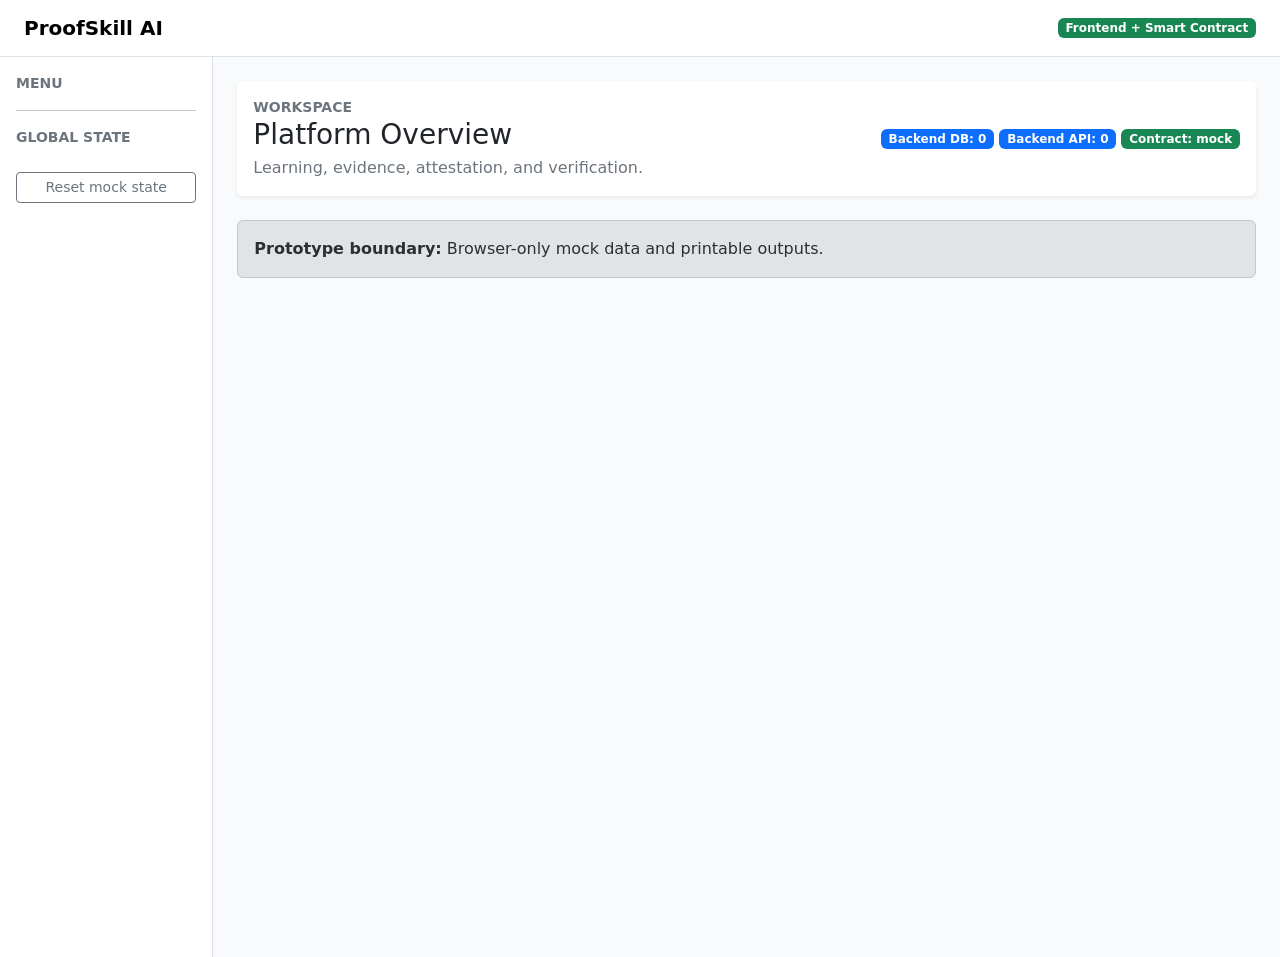
<file: index.html>
<!doctype html>
<html lang="en">
<head>
  <meta charset="utf-8">
  <meta name="viewport" content="width=device-width, initial-scale=1">
  <title>ProofSkill AI</title>
  <meta http-equiv="refresh" content="0; url=./docs/prototypes/v8-app/index.html">
  <link href="https://cdn.jsdelivr.net/npm/bootstrap@5.3.3/dist/css/bootstrap.min.css" rel="stylesheet">
</head>
<body class="bg-light">
  <main class="container py-5">
    <div class="card border-0 shadow-sm">
      <div class="card-body p-5">
        <h1 class="h3 fw-bold">ProofSkill AI</h1>
        <p class="text-secondary">Redirecting to the v8.2 Bootstrap-first role platform prototype...</p>
        <a class="btn btn-primary" href="./docs/prototypes/v8-app/index.html">Open Prototype</a>
      </div>
    </div>
  </main>
</body>
</html>
</file>
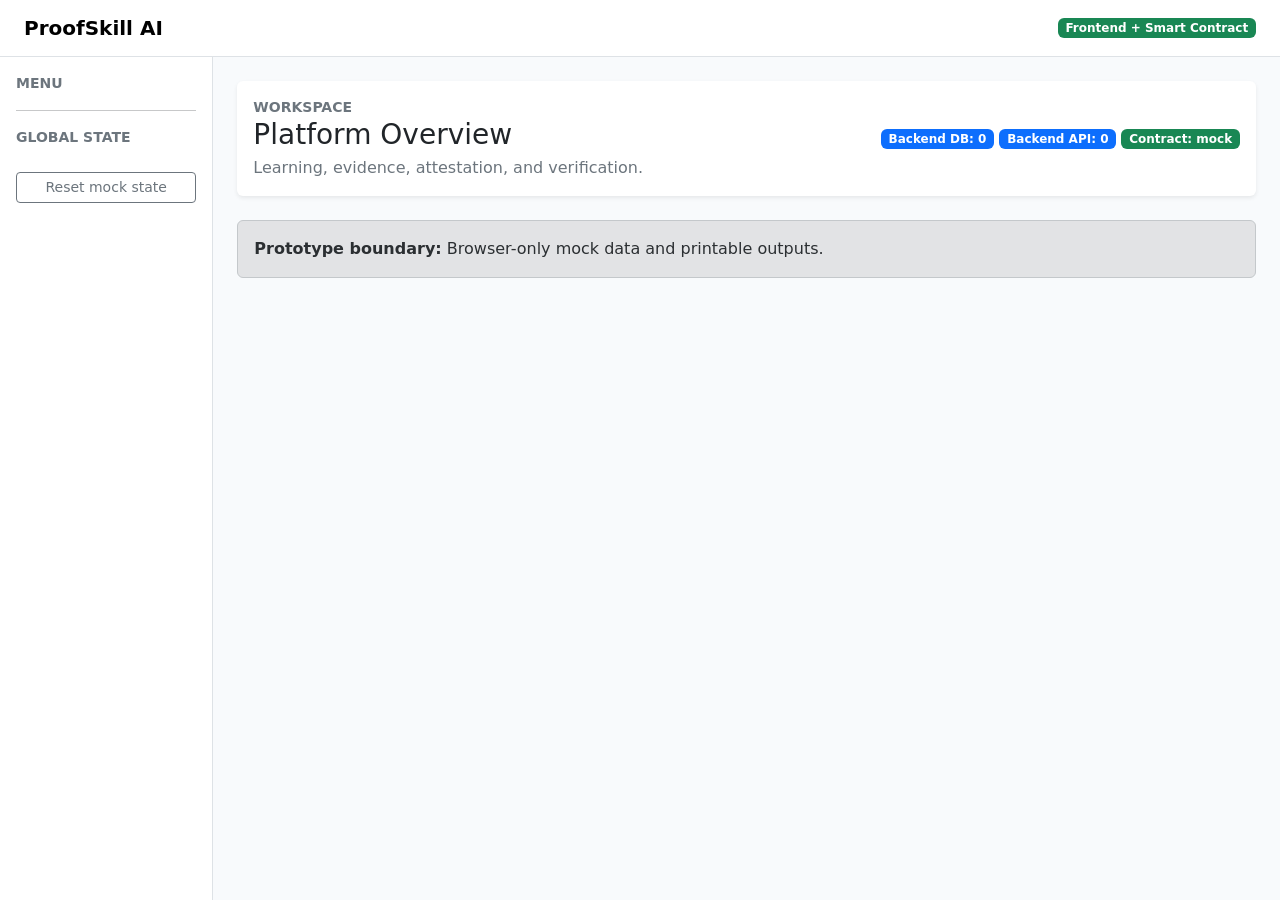
<file: docs/index.html>
<!doctype html>
<html lang="en">
<head>
  <meta charset="utf-8">
  <meta name="viewport" content="width=device-width, initial-scale=1">
  <title>ProofSkill AI Docs</title>
  <meta http-equiv="refresh" content="0; url=./prototypes/v8-app/index.html">
  <link href="https://cdn.jsdelivr.net/npm/bootstrap@5.3.3/dist/css/bootstrap.min.css" rel="stylesheet">
</head>
<body class="bg-light">
  <main class="container py-5">
    <div class="card border-0 shadow-sm">
      <div class="card-body p-5">
        <h1 class="h3 fw-bold">ProofSkill AI</h1>
        <p class="text-secondary">Redirecting to the v8.2 Bootstrap-first role platform prototype...</p>
        <a class="btn btn-primary" href="./prototypes/v8-app/index.html">Open Prototype</a>
      </div>
    </div>
  </main>
</body>
</html>
</file>
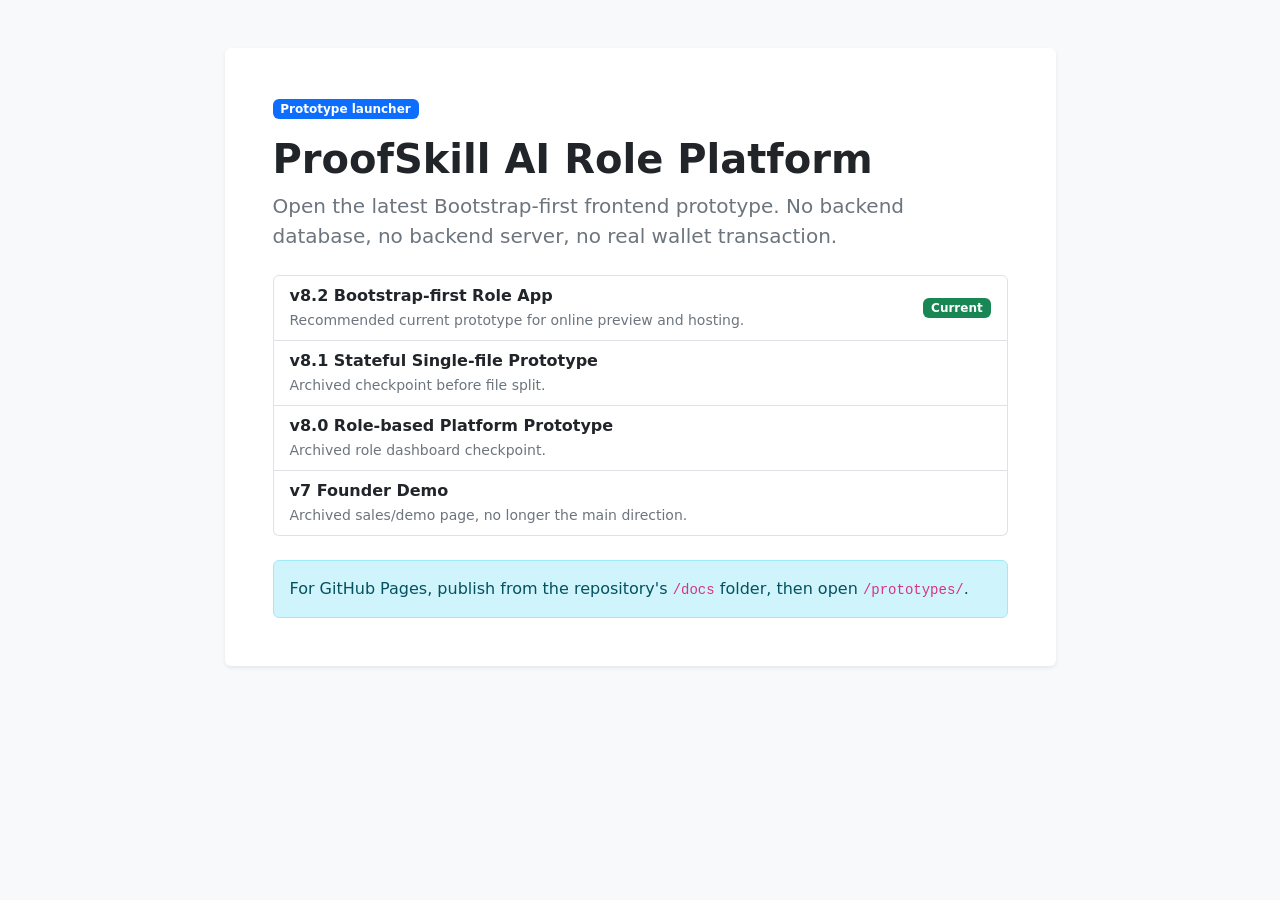
<file: docs/prototypes/index.html>
<!doctype html>
<html lang="en">
<head>
  <meta charset="utf-8">
  <meta name="viewport" content="width=device-width, initial-scale=1">
  <title>ProofSkill AI Prototypes</title>
  <link href="https://cdn.jsdelivr.net/npm/bootstrap@5.3.3/dist/css/bootstrap.min.css" rel="stylesheet">
</head>
<body class="bg-light">
  <main class="container py-5">
    <div class="row justify-content-center">
      <div class="col-lg-9">
        <div class="card border-0 shadow-sm">
          <div class="card-body p-5">
            <span class="badge text-bg-primary mb-3">Prototype launcher</span>
            <h1 class="display-6 fw-bold">ProofSkill AI Role Platform</h1>
            <p class="lead text-secondary">Open the latest Bootstrap-first frontend prototype. No backend database, no backend server, no real wallet transaction.</p>
            <div class="list-group my-4">
              <a class="list-group-item list-group-item-action d-flex justify-content-between align-items-center" href="./v8-app/index.html">
                <span><strong>v8.2 Bootstrap-first Role App</strong><br><small class="text-secondary">Recommended current prototype for online preview and hosting.</small></span>
                <span class="badge text-bg-success">Current</span>
              </a>
              <a class="list-group-item list-group-item-action" href="./v8-role-based-platform-stateful.html">
                <strong>v8.1 Stateful Single-file Prototype</strong><br><small class="text-secondary">Archived checkpoint before file split.</small>
              </a>
              <a class="list-group-item list-group-item-action" href="./v8-role-based-platform.html">
                <strong>v8.0 Role-based Platform Prototype</strong><br><small class="text-secondary">Archived role dashboard checkpoint.</small>
              </a>
              <a class="list-group-item list-group-item-action" href="./v7-static-founder-demo.html">
                <strong>v7 Founder Demo</strong><br><small class="text-secondary">Archived sales/demo page, no longer the main direction.</small>
              </a>
            </div>
            <div class="alert alert-info mb-0">
              For GitHub Pages, publish from the repository's <code>/docs</code> folder, then open <code>/prototypes/</code>.
            </div>
          </div>
        </div>
      </div>
    </div>
  </main>
</body>
</html>
</file>
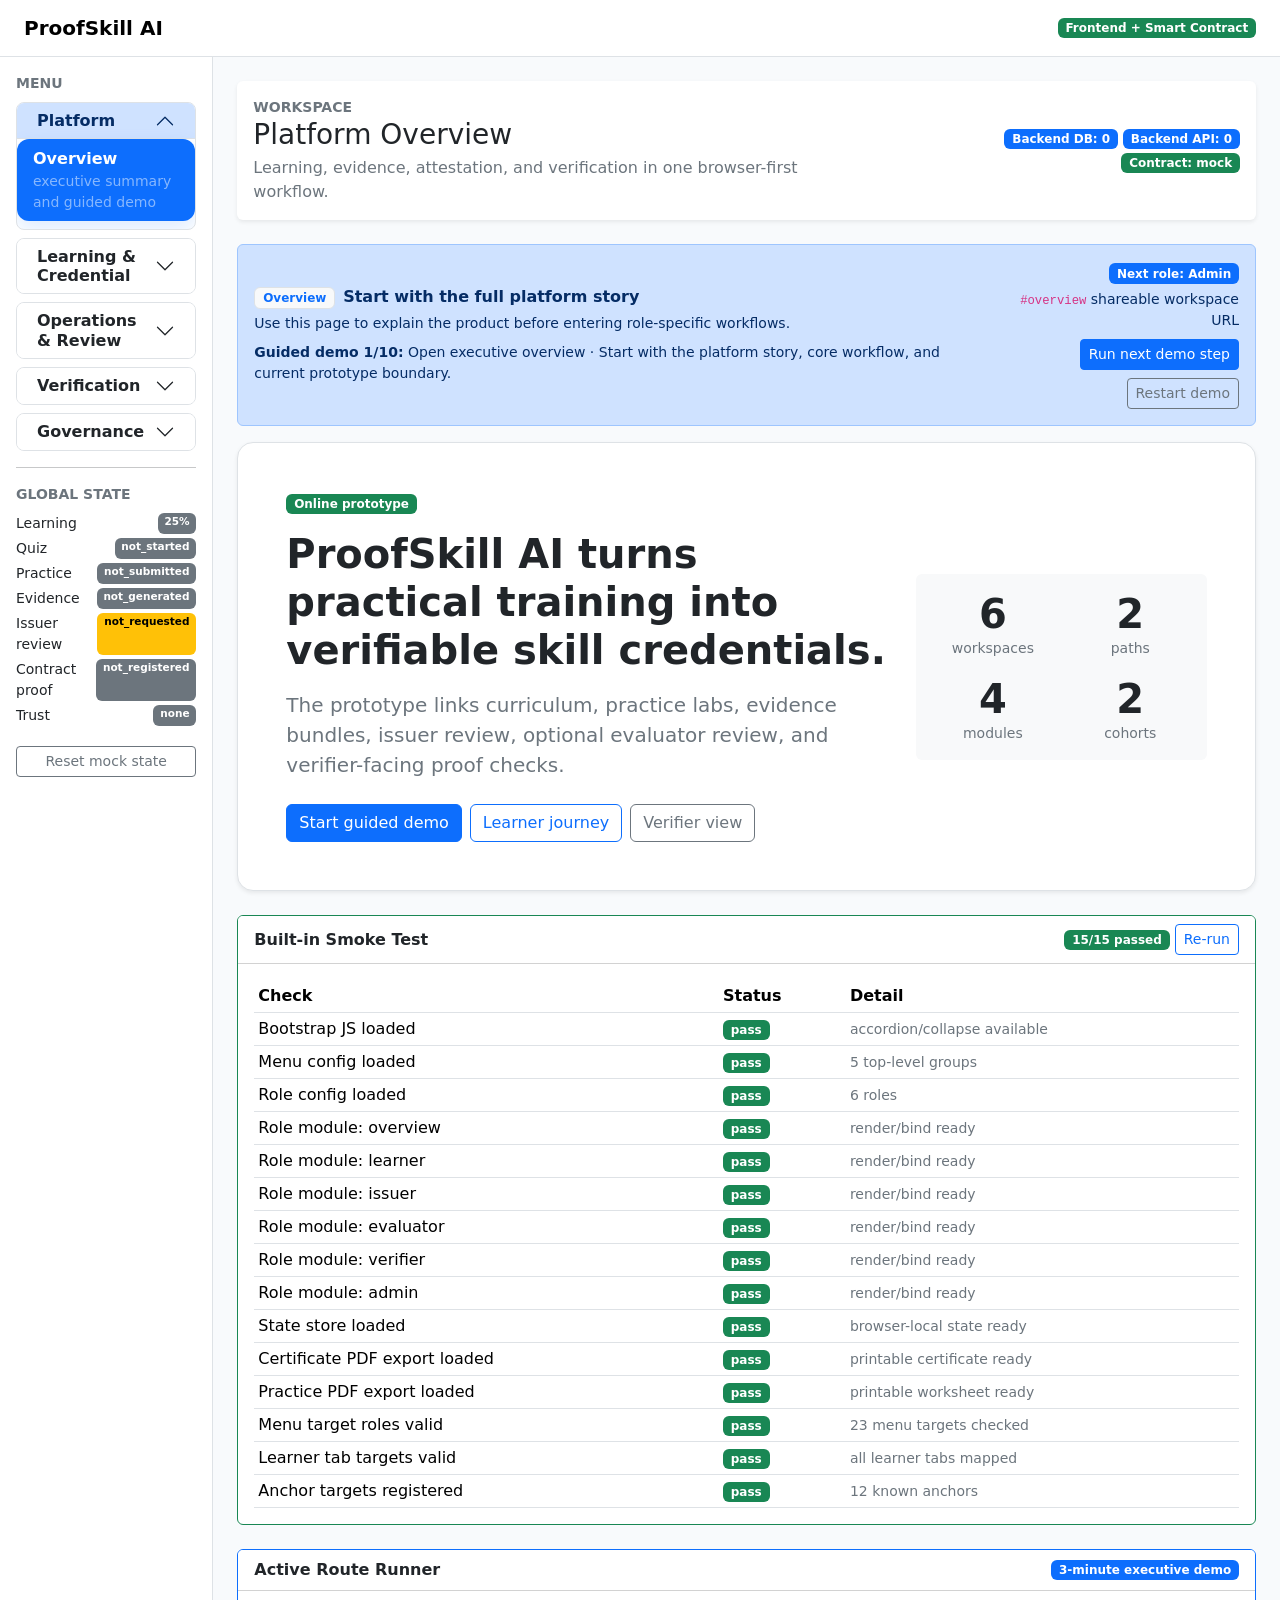
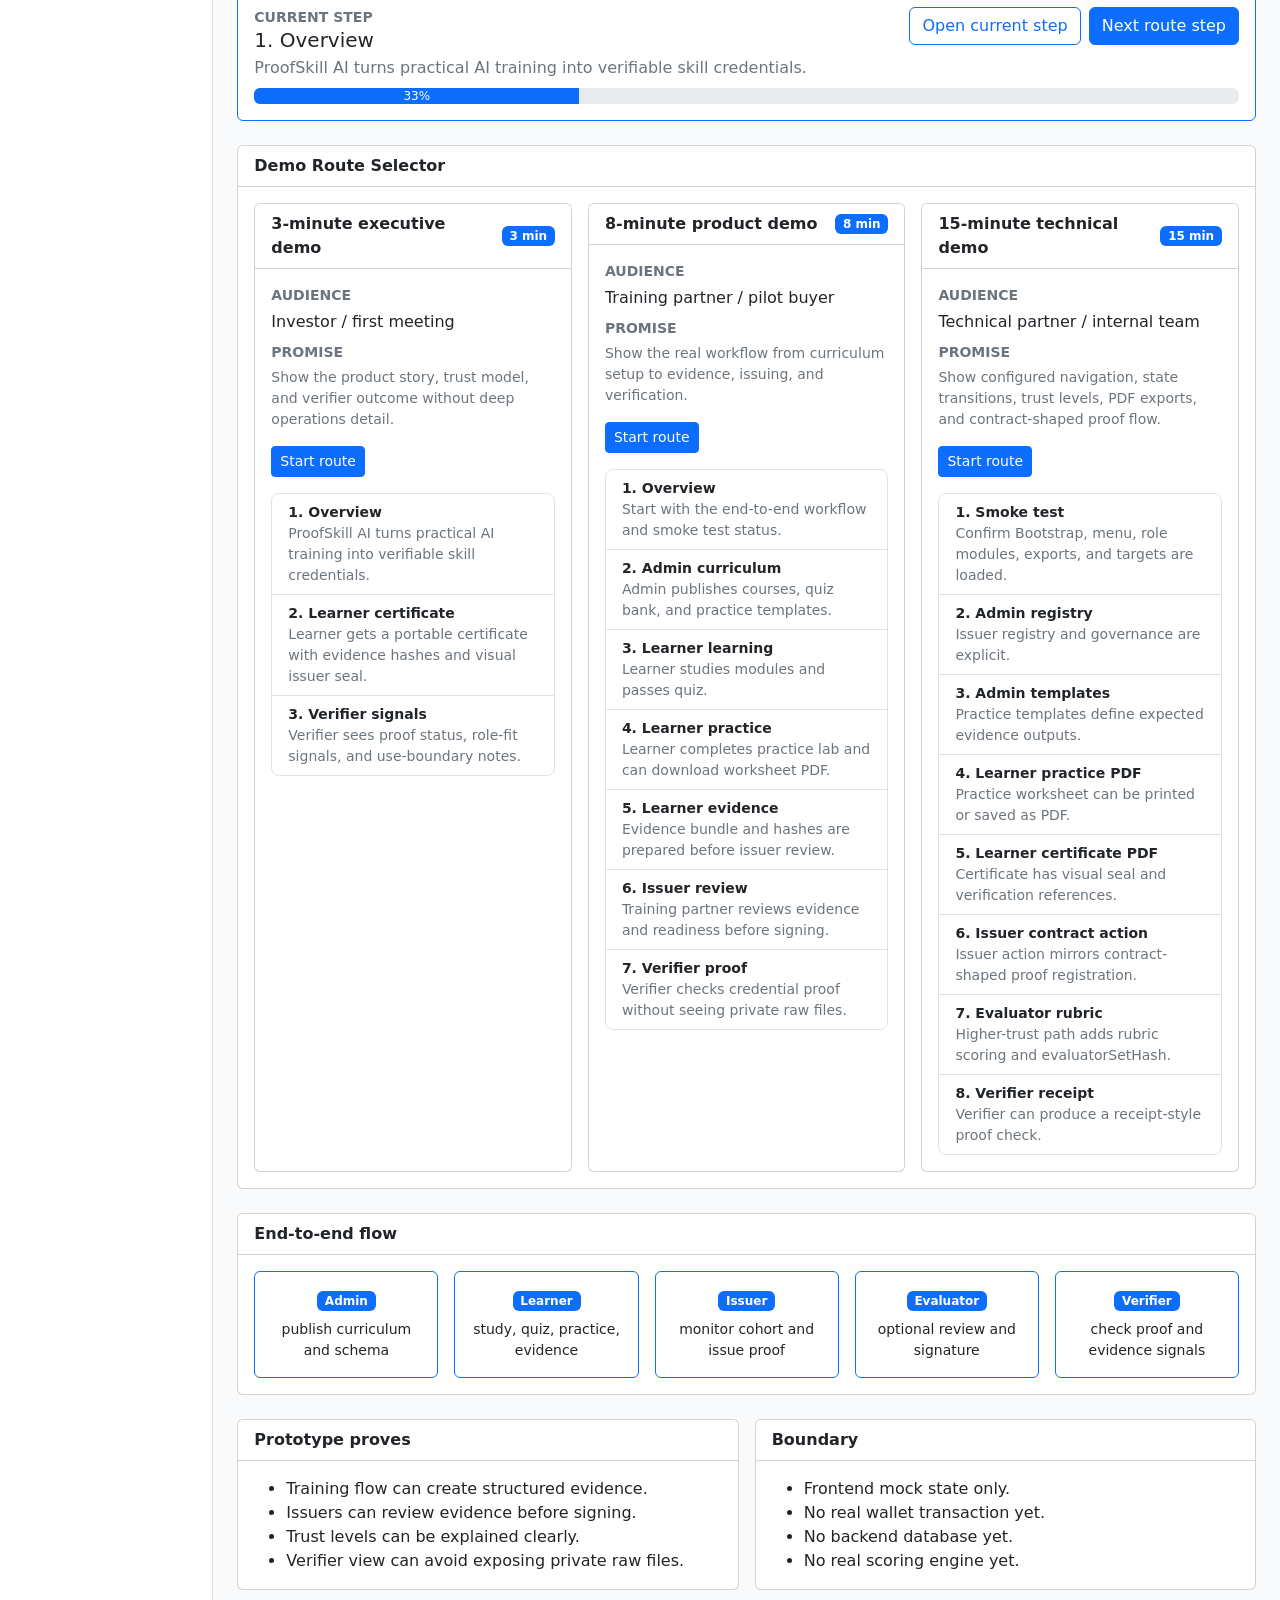
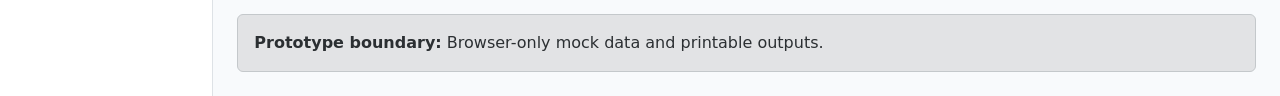
<file: docs/prototypes/v8-app/index.html>
<!doctype html>
<html lang="en">
<head>
  <meta charset="utf-8">
  <meta name="viewport" content="width=device-width, initial-scale=1">
  <title>ProofSkill AI — Role Platform</title>
  <link href="https://cdn.jsdelivr.net/npm/bootstrap@5.3.3/dist/css/bootstrap.min.css" rel="stylesheet">
  <link href="/docs/prototypes/v8-app/app.css" rel="stylesheet">
</head>
<body>
  <nav class="navbar navbar-expand-lg bg-white border-bottom sticky-top">
    <div class="container-fluid px-4">
      <a class="navbar-brand fw-bold" href="#overview">ProofSkill AI</a>
      <span class="badge text-bg-success">Frontend + Smart Contract</span>
    </div>
  </nav>

  <div class="container-fluid">
    <div class="row min-vh-100">
      <aside class="col-12 col-lg-3 col-xl-2 bg-white border-end p-3">
        <div class="d-lg-none mb-3">
          <label class="form-label small text-uppercase text-secondary fw-bold">Workspace</label>
          <select id="mobileRoleSelect" class="form-select">
            <option value="overview">Overview</option>
            <option value="learner">Learner / Candidate</option>
            <option value="issuer">Issuer / Training Partner</option>
            <option value="evaluator">Evaluator / Reviewer</option>
            <option value="verifier">Verifier / Organization</option>
            <option value="admin">Admin / Contract Owner</option>
          </select>
        </div>

        <div class="d-none d-lg-block">
          <div class="small text-uppercase text-secondary fw-bold mb-2">Menu</div>
          <div id="roleNav" class="role-nav"></div>
        </div>

        <hr>
        <div class="small text-uppercase text-secondary fw-bold mb-2">Global state</div>
        <div id="globalState" class="small"></div>
        <button id="resetStateBtn" class="btn btn-sm btn-outline-secondary mt-3 w-100">Reset mock state</button>
      </aside>

      <main class="col-12 col-lg-9 col-xl-10 p-4">
        <div class="card shadow-sm border-0 mb-4">
          <div class="card-body d-flex flex-column flex-md-row justify-content-between gap-3 align-items-md-center">
            <div>
              <div class="small text-uppercase text-secondary fw-bold">Workspace</div>
              <h1 id="workspaceTitle" class="h3 mb-1">Platform Overview</h1>
              <p id="workspaceSubtitle" class="text-secondary mb-0">Learning, evidence, attestation, and verification.</p>
            </div>
            <div class="text-md-end">
              <span class="badge text-bg-primary">Backend DB: 0</span>
              <span class="badge text-bg-primary">Backend API: 0</span>
              <span class="badge text-bg-success">Contract: mock</span>
            </div>
          </div>
        </div>

        <div id="workspace"></div>

        <div class="alert alert-secondary mt-4 mb-0">
          <strong>Prototype boundary:</strong> Browser-only mock data and printable outputs.
        </div>
      </main>
    </div>
  </div>

  <div class="toast-container position-fixed top-0 end-0 p-3" id="toastContainer"></div>

  <script src="https://cdn.jsdelivr.net/npm/bootstrap@5.3.3/dist/js/bootstrap.bundle.min.js"></script>
  <script src="/docs/prototypes/v8-app/contract-abi.js"></script>
  <script src="/docs/prototypes/v8-app/mock-data.js"></script>
  <script src="/docs/prototypes/v8-app/mock-state.js"></script>
  <script src="/docs/prototypes/v8-app/menu-config.js"></script>
  <script src="/docs/prototypes/v8-app/export-utils.js"></script>
  <script src="/docs/prototypes/v8-app/smoke-test.js"></script>
  <script src="/docs/prototypes/v8-app/demo-routes.js"></script>
  <script src="/docs/prototypes/v8-app/roles/overview.js"></script>
  <script src="/docs/prototypes/v8-app/roles/learner.js"></script>
  <script src="/docs/prototypes/v8-app/roles/issuer.js"></script>
  <script src="/docs/prototypes/v8-app/roles/evaluator.js"></script>
  <script src="/docs/prototypes/v8-app/roles/verifier.js"></script>
  <script src="/docs/prototypes/v8-app/roles/admin.js"></script>
  <script src="/docs/prototypes/v8-app/app.js"></script>
</body>
</html>
</file>
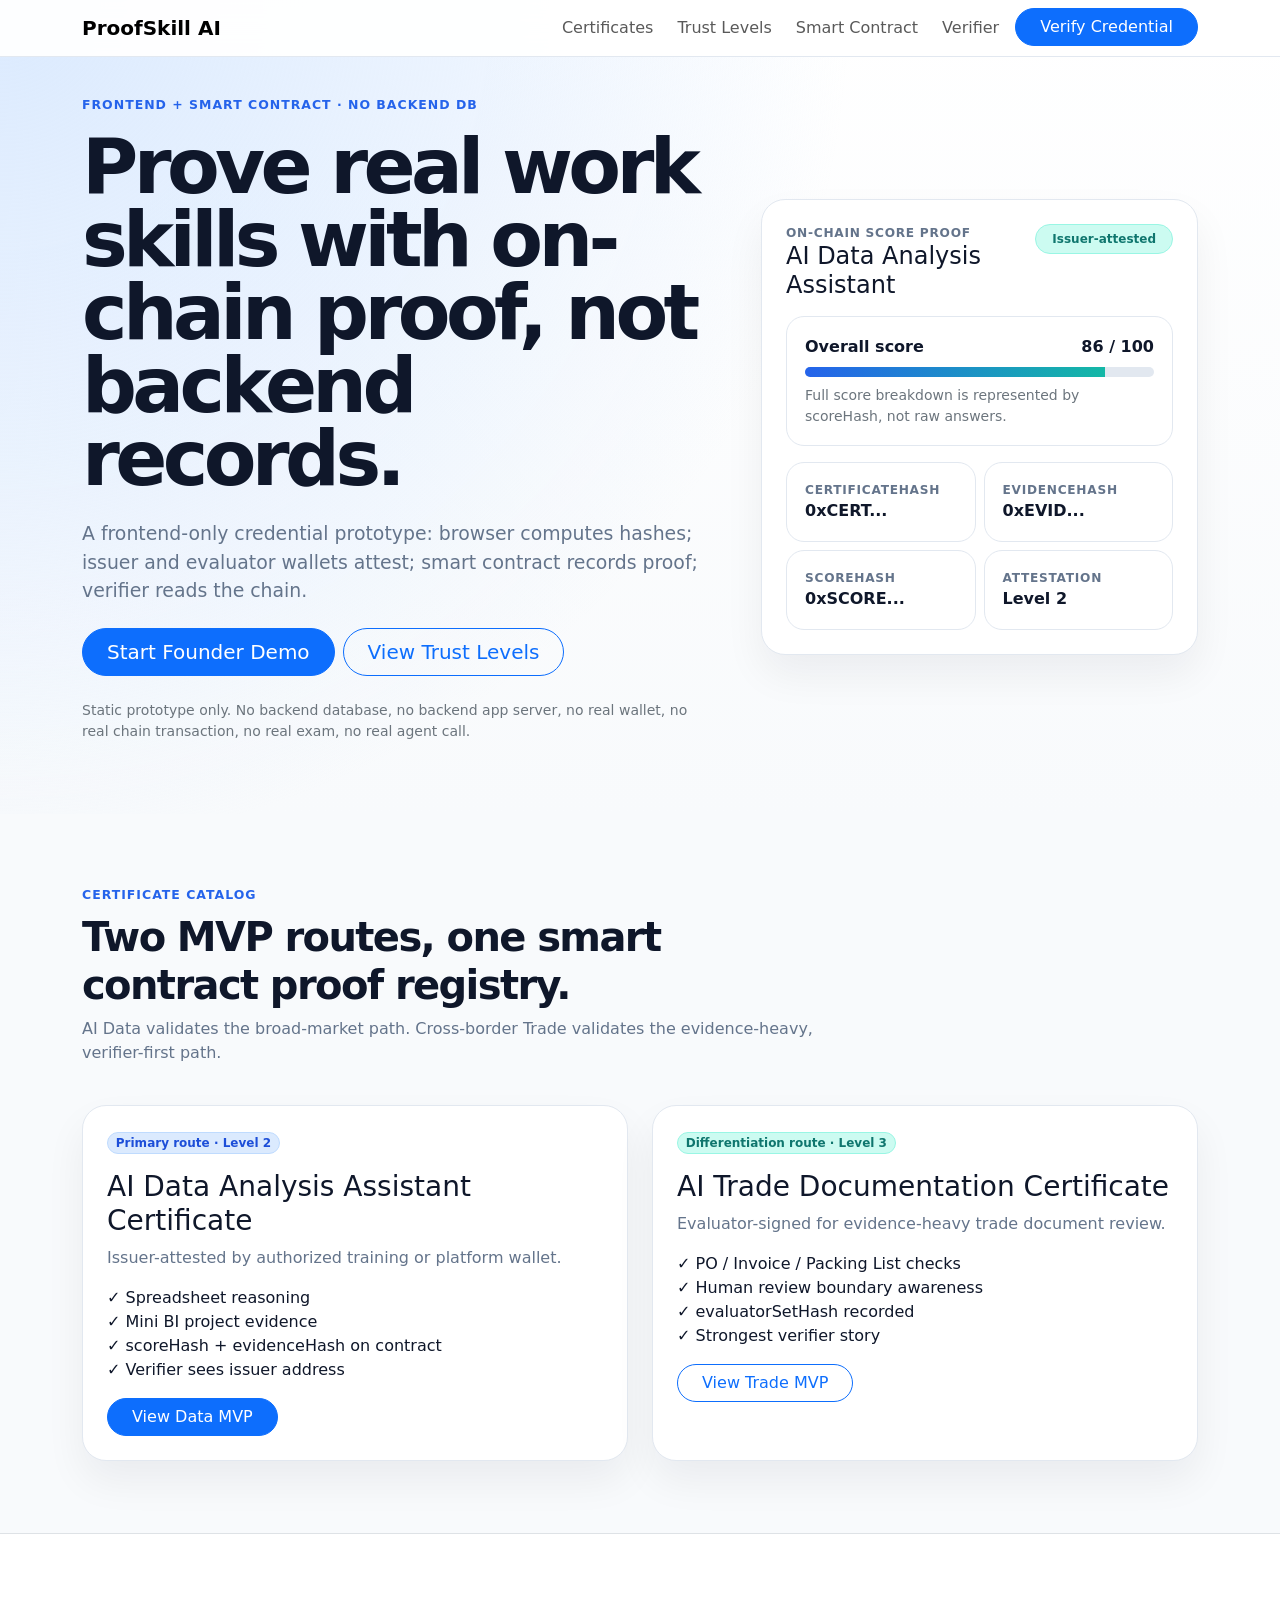
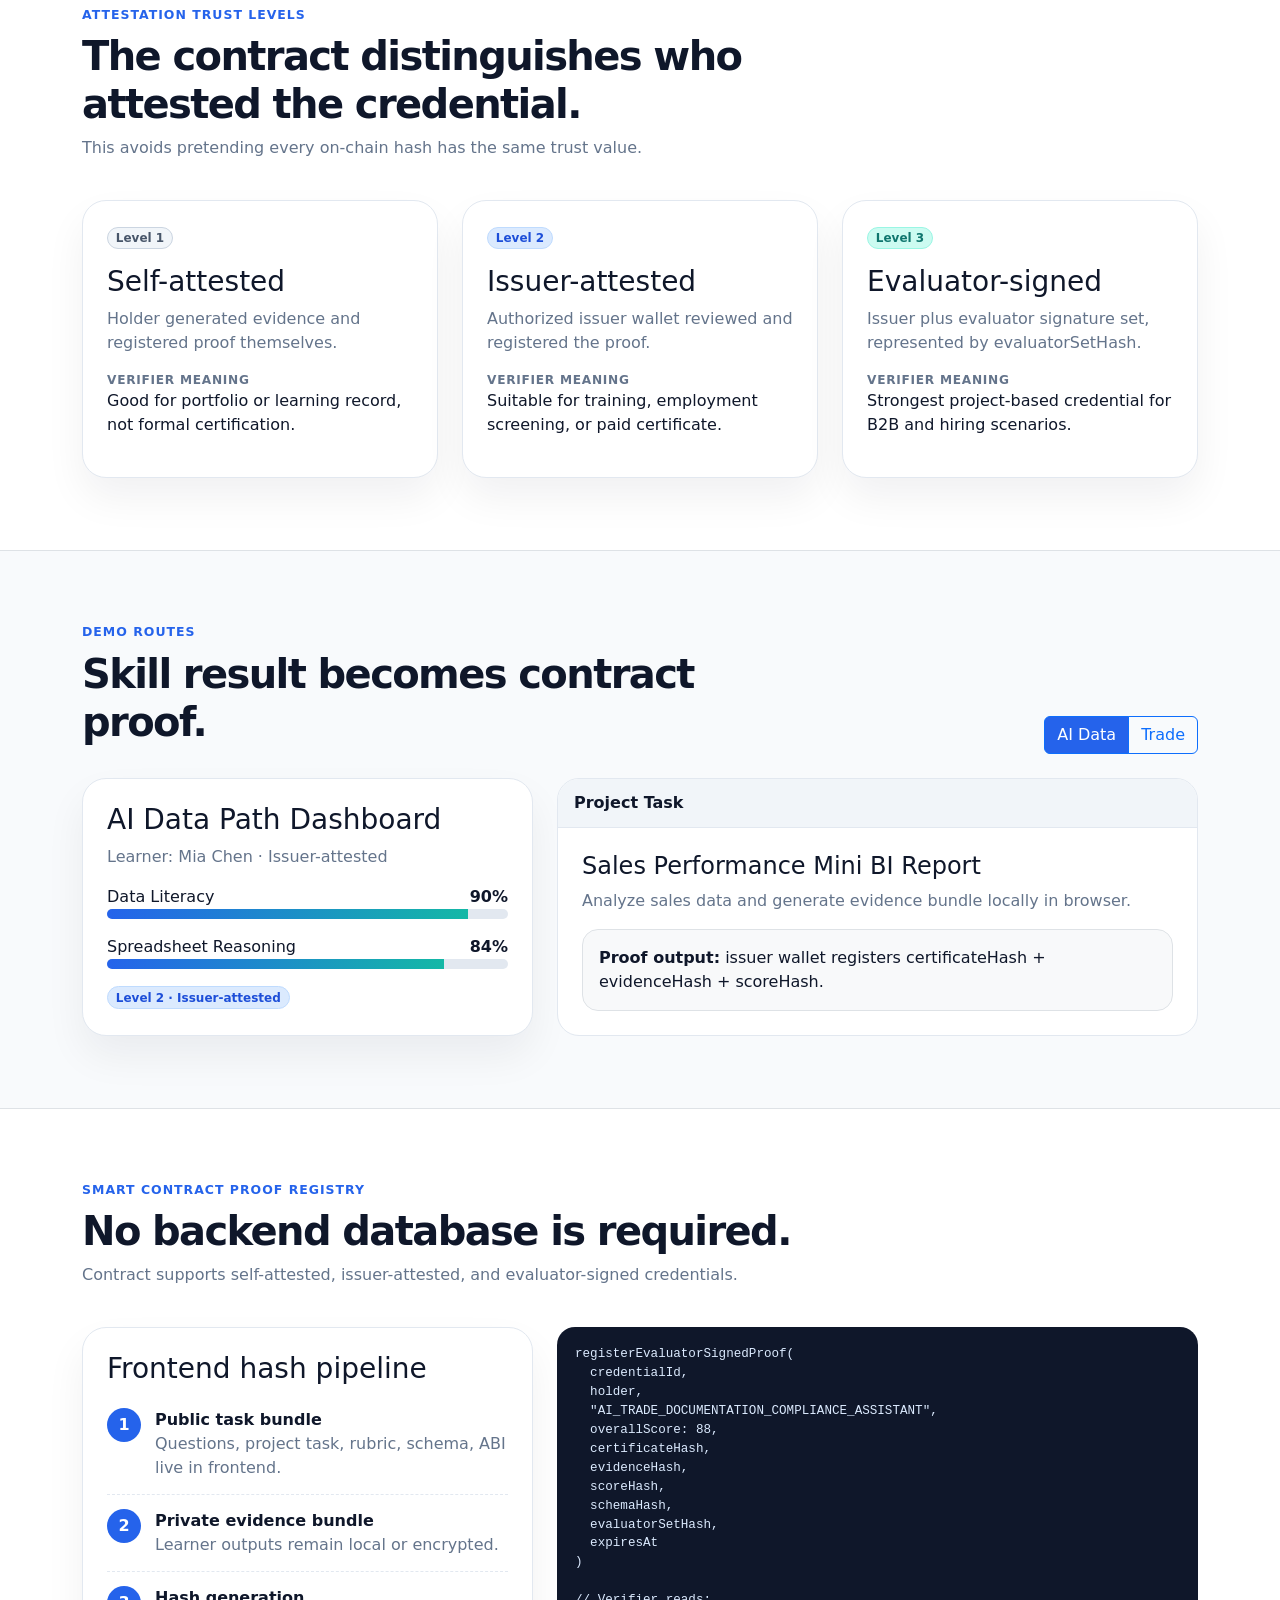
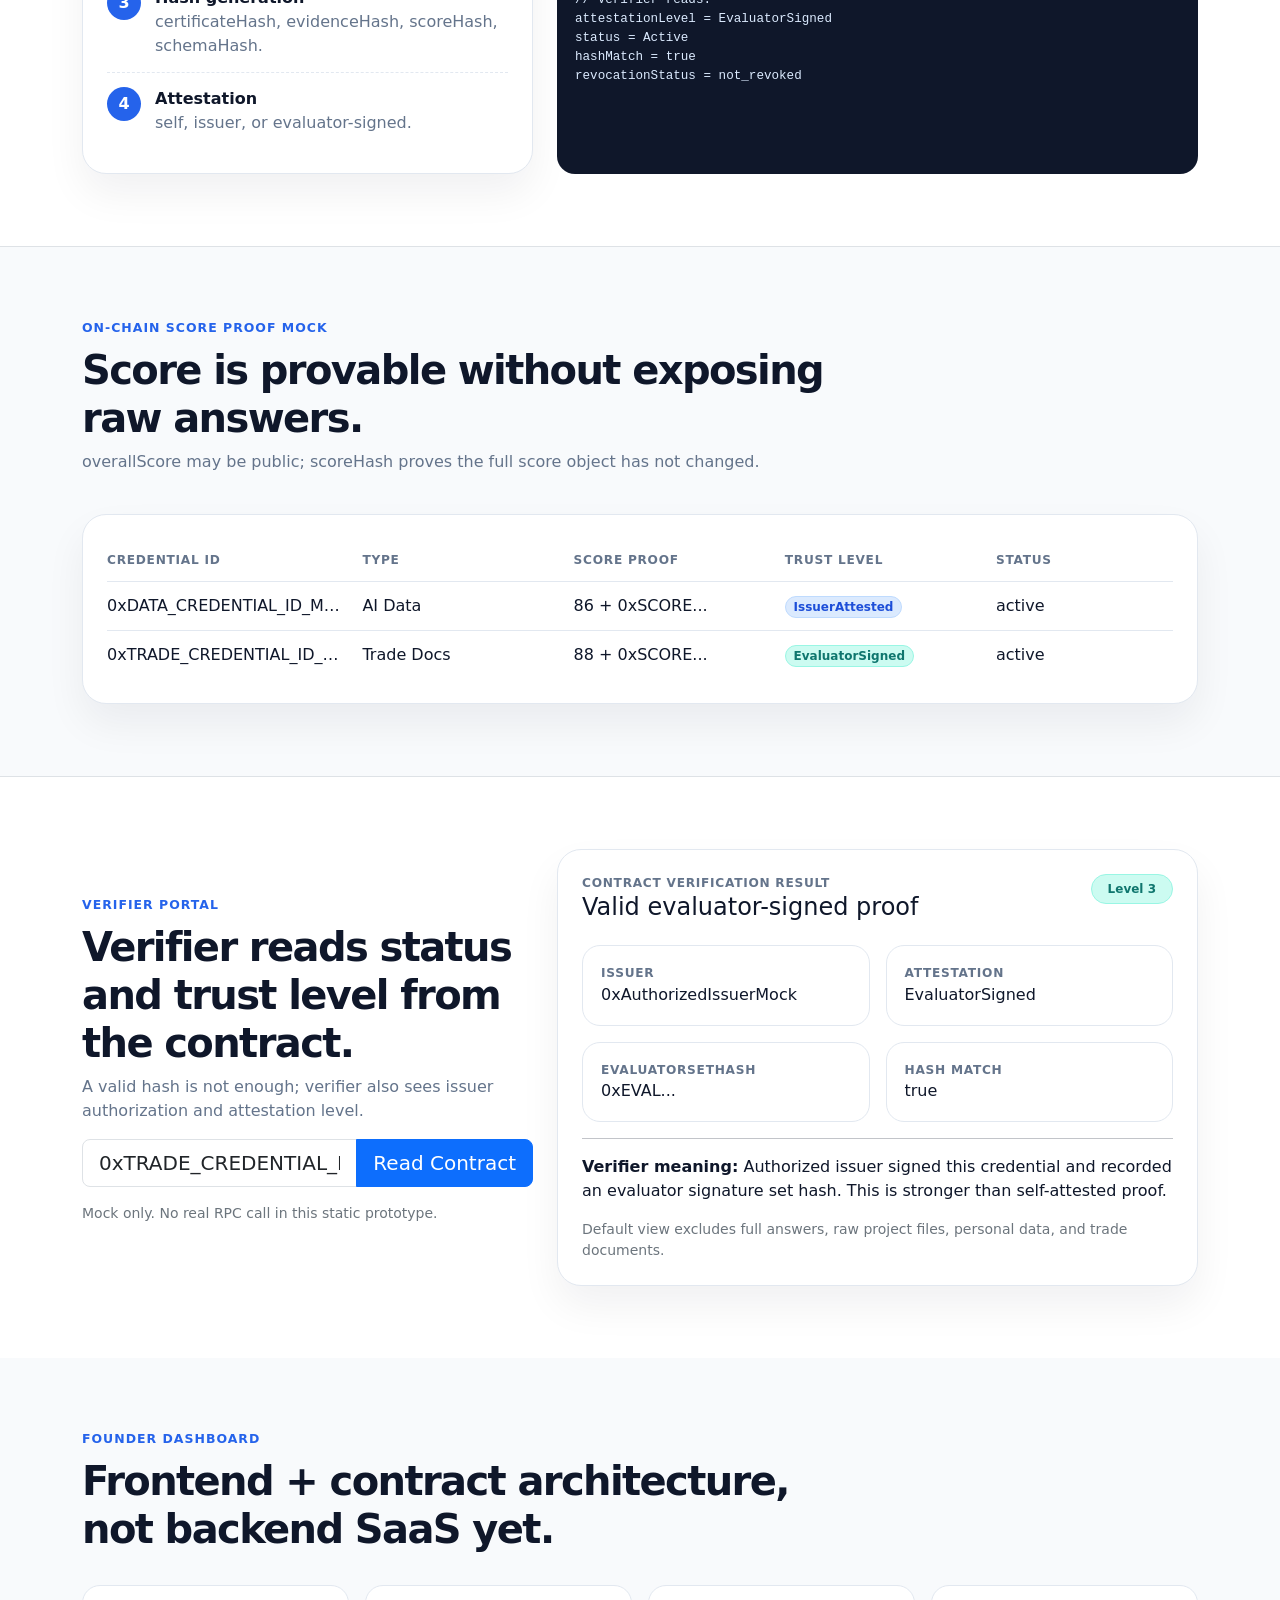
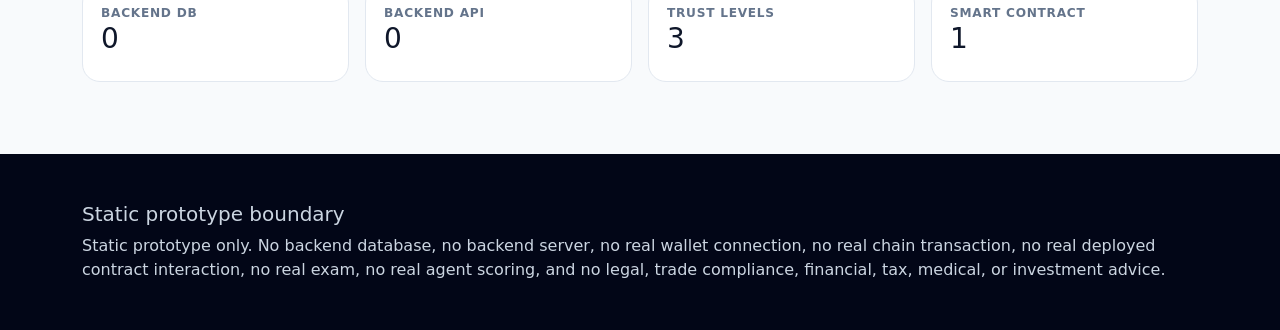
<file: docs/prototypes/v7-static-founder-demo.html>
<!doctype html>
<html lang="en">
<head>
  <meta charset="utf-8">
  <meta name="viewport" content="width=device-width, initial-scale=1">
  <title>ProofSkill AI — Frontend + Smart Contract Demo</title>
  <link href="https://cdn.jsdelivr.net/npm/bootstrap@5.3.3/dist/css/bootstrap.min.css" rel="stylesheet">
  <style>
    :root{--ink:#0f172a;--muted:#64748b;--soft:#f8fafc;--line:#e2e8f0;--brand:#2563eb;--accent:#14b8a6;--dark:#020617;--amber:#f59e0b}
    body{background:var(--soft);color:var(--ink)}.navbar{backdrop-filter:blur(12px);background:rgba(255,255,255,.94);border-bottom:1px solid var(--line)}
    .hero{padding:96px 0 56px;background:radial-gradient(circle at top left,#dbeafe 0,rgba(219,234,254,.55) 30%,transparent 56%),linear-gradient(180deg,#fff,#f8fafc)}
    .eyebrow{color:var(--brand);font-weight:800;letter-spacing:.08em;text-transform:uppercase;font-size:.78rem}.hero-title{font-size:clamp(2.4rem,6vw,5.2rem);line-height:.95;letter-spacing:-.06em;font-weight:850}.hero-subtitle{color:var(--muted);font-size:1.18rem;max-width:800px}
    .card-soft{border:1px solid var(--line);border-radius:24px;background:#fff;box-shadow:0 20px 40px rgba(15,23,42,.06)}.metric-card{border:1px solid var(--line);border-radius:18px;padding:18px;background:#fff}
    .badge-soft{background:#dbeafe;color:#1d4ed8;border:1px solid #bfdbfe}.badge-proof{background:#ccfbf1;color:#0f766e;border:1px solid #99f6e4}.badge-warn{background:#fef3c7;color:#92400e;border:1px solid #fde68a}.badge-gray{background:#f1f5f9;color:#475569;border:1px solid #cbd5e1}
    .section{padding:72px 0}.section-title{font-weight:850;letter-spacing:-.04em}.muted{color:var(--muted)}.score-bar{height:10px;background:#e2e8f0;border-radius:999px;overflow:hidden}.score-fill{height:100%;background:linear-gradient(90deg,var(--brand),var(--accent))}
    .mock-window{border-radius:22px;overflow:hidden;border:1px solid var(--line);background:#fff}.mock-window-bar{background:#f1f5f9;border-bottom:1px solid var(--line);padding:12px 16px;font-weight:800}.small-label{font-size:.76rem;text-transform:uppercase;color:var(--muted);letter-spacing:.06em;font-weight:800}
    .code-block{background:#0f172a;color:#dbeafe;border-radius:18px;padding:18px;font-size:.9rem;overflow:auto}.route-btn.active{background:var(--brand);color:#fff}.demo-pane{display:none}.demo-pane.active{display:block}.pipeline-step{display:flex;gap:14px;align-items:flex-start;padding:14px 0;border-bottom:1px dashed var(--line)}.pipeline-step:last-child{border-bottom:0}.step-num{width:34px;height:34px;border-radius:50%;display:inline-grid;place-items:center;background:var(--brand);color:#fff;font-weight:800;flex:0 0 34px}.registry-row{display:grid;grid-template-columns:1.1fr .9fr .9fr .9fr .8fr;gap:12px;align-items:center;border-bottom:1px solid var(--line);padding:12px 0}.registry-row:last-child{border-bottom:0}.footer-boundary{background:#020617;color:#cbd5e1}a{text-decoration:none}
  </style>
</head>
<body>
  <nav class="navbar navbar-expand-lg fixed-top"><div class="container"><a class="navbar-brand fw-bold" href="#top">ProofSkill AI</a><button class="navbar-toggler" type="button" data-bs-toggle="collapse" data-bs-target="#navMenu"><span class="navbar-toggler-icon"></span></button><div class="collapse navbar-collapse" id="navMenu"><ul class="navbar-nav ms-auto gap-lg-2"><li class="nav-item"><a class="nav-link" href="#certificates">Certificates</a></li><li class="nav-item"><a class="nav-link" href="#trust">Trust Levels</a></li><li class="nav-item"><a class="nav-link" href="#contract">Smart Contract</a></li><li class="nav-item"><a class="nav-link" href="#verifier">Verifier</a></li><li class="nav-item"><a class="btn btn-primary rounded-pill px-4" href="#verifier">Verify Credential</a></li></ul></div></div></nav>
  <header id="top" class="hero"><div class="container"><div class="row align-items-center g-5"><div class="col-lg-7"><div class="eyebrow mb-3">Frontend + Smart Contract · No Backend DB</div><h1 class="hero-title mb-4">Prove real work skills with on-chain proof, not backend records.</h1><p class="hero-subtitle mb-4">A frontend-only credential prototype: browser computes hashes; issuer and evaluator wallets attest; smart contract records proof; verifier reads the chain.</p><div class="d-flex flex-wrap gap-2"><a class="btn btn-primary btn-lg rounded-pill px-4" href="#demo">Start Founder Demo</a><a class="btn btn-outline-primary btn-lg rounded-pill px-4" href="#trust">View Trust Levels</a></div><p class="mt-4 text-secondary small">Static prototype only. No backend database, no backend app server, no real wallet, no real chain transaction, no real exam, no real agent call.</p></div><div class="col-lg-5"><div class="card-soft p-4"><div class="d-flex justify-content-between align-items-start mb-3"><div><div class="small-label">On-chain score proof</div><h4 class="mb-0">AI Data Analysis Assistant</h4></div><span class="badge badge-proof rounded-pill px-3 py-2">Issuer-attested</span></div><div class="metric-card mb-3"><div class="d-flex justify-content-between"><strong>Overall score</strong><strong>86 / 100</strong></div><div class="score-bar mt-2"><div class="score-fill" style="width:86%"></div></div><p class="small text-secondary mt-2 mb-0">Full score breakdown is represented by scoreHash, not raw answers.</p></div><div class="row g-2"><div class="col-6"><div class="metric-card"><div class="small-label">certificateHash</div><strong>0xCERT...</strong></div></div><div class="col-6"><div class="metric-card"><div class="small-label">evidenceHash</div><strong>0xEVID...</strong></div></div><div class="col-6"><div class="metric-card"><div class="small-label">scoreHash</div><strong>0xSCORE...</strong></div></div><div class="col-6"><div class="metric-card"><div class="small-label">attestation</div><strong>Level 2</strong></div></div></div></div></div></div></div></header>
  <main>
    <section id="certificates" class="section"><div class="container"><div class="row mb-4"><div class="col-lg-8"><div class="eyebrow mb-2">Certificate catalog</div><h2 class="section-title display-6">Two MVP routes, one smart contract proof registry.</h2><p class="muted">AI Data validates the broad-market path. Cross-border Trade validates the evidence-heavy, verifier-first path.</p></div></div><div class="row g-4"><div class="col-lg-6"><div class="card-soft p-4 h-100"><span class="badge badge-soft rounded-pill mb-3">Primary route · Level 2</span><h3>AI Data Analysis Assistant Certificate</h3><p class="muted">Issuer-attested by authorized training or platform wallet.</p><ul class="list-unstyled"><li>✓ Spreadsheet reasoning</li><li>✓ Mini BI project evidence</li><li>✓ scoreHash + evidenceHash on contract</li><li>✓ Verifier sees issuer address</li></ul><a href="#demo" class="btn btn-primary rounded-pill px-4 route-link" data-route="data">View Data MVP</a></div></div><div class="col-lg-6"><div class="card-soft p-4 h-100"><span class="badge badge-proof rounded-pill mb-3">Differentiation route · Level 3</span><h3>AI Trade Documentation Certificate</h3><p class="muted">Evaluator-signed for evidence-heavy trade document review.</p><ul class="list-unstyled"><li>✓ PO / Invoice / Packing List checks</li><li>✓ Human review boundary awareness</li><li>✓ evaluatorSetHash recorded</li><li>✓ Strongest verifier story</li></ul><a href="#demo" class="btn btn-outline-primary rounded-pill px-4 route-link" data-route="trade">View Trade MVP</a></div></div></div></div></section>
    <section id="trust" class="section bg-white border-top border-bottom"><div class="container"><div class="row mb-4"><div class="col-lg-8"><div class="eyebrow mb-2">Attestation trust levels</div><h2 class="section-title display-6">The contract distinguishes who attested the credential.</h2><p class="muted">This avoids pretending every on-chain hash has the same trust value.</p></div></div><div class="row g-4"><div class="col-lg-4"><div class="card-soft p-4 h-100"><span class="badge badge-gray rounded-pill mb-3">Level 1</span><h3>Self-attested</h3><p class="muted">Holder generated evidence and registered proof themselves.</p><div class="small-label">Verifier meaning</div><p>Good for portfolio or learning record, not formal certification.</p></div></div><div class="col-lg-4"><div class="card-soft p-4 h-100"><span class="badge badge-soft rounded-pill mb-3">Level 2</span><h3>Issuer-attested</h3><p class="muted">Authorized issuer wallet reviewed and registered the proof.</p><div class="small-label">Verifier meaning</div><p>Suitable for training, employment screening, or paid certificate.</p></div></div><div class="col-lg-4"><div class="card-soft p-4 h-100"><span class="badge badge-proof rounded-pill mb-3">Level 3</span><h3>Evaluator-signed</h3><p class="muted">Issuer plus evaluator signature set, represented by evaluatorSetHash.</p><div class="small-label">Verifier meaning</div><p>Strongest project-based credential for B2B and hiring scenarios.</p></div></div></div></div></section>
    <section id="demo" class="section"><div class="container"><div class="row align-items-end mb-4 g-3"><div class="col-lg-8"><div class="eyebrow mb-2">Demo routes</div><h2 class="section-title display-6">Skill result becomes contract proof.</h2></div><div class="col-lg-4 text-lg-end"><div class="btn-group"><button class="btn btn-outline-primary route-btn active" data-route="data">AI Data</button><button class="btn btn-outline-primary route-btn" data-route="trade">Trade</button></div></div></div><div id="pane-data" class="demo-pane active"><div class="row g-4"><div class="col-lg-5"><div class="card-soft p-4 h-100"><h3>AI Data Path Dashboard</h3><p class="muted">Learner: Mia Chen · Issuer-attested</p><div class="mb-3"><div class="d-flex justify-content-between"><span>Data Literacy</span><strong>90%</strong></div><div class="score-bar"><div class="score-fill" style="width:90%"></div></div></div><div class="mb-3"><div class="d-flex justify-content-between"><span>Spreadsheet Reasoning</span><strong>84%</strong></div><div class="score-bar"><div class="score-fill" style="width:84%"></div></div></div><span class="badge badge-soft rounded-pill">Level 2 · Issuer-attested</span></div></div><div class="col-lg-7"><div class="mock-window"><div class="mock-window-bar">Project Task</div><div class="p-4"><h4>Sales Performance Mini BI Report</h4><p class="muted">Analyze sales data and generate evidence bundle locally in browser.</p><div class="mt-3 p-3 rounded-4 bg-light border"><strong>Proof output:</strong> issuer wallet registers certificateHash + evidenceHash + scoreHash.</div></div></div></div></div></div><div id="pane-trade" class="demo-pane"><div class="row g-4"><div class="col-lg-5"><div class="card-soft p-4 h-100"><h3>Trade Documentation Path</h3><p class="muted">Learner: Aarav Patel · Evaluator-signed</p><div class="mb-3"><div class="d-flex justify-content-between"><span>Consistency Check</span><strong>92%</strong></div><div class="score-bar"><div class="score-fill" style="width:92%"></div></div></div><div class="mb-3"><div class="d-flex justify-content-between"><span>Evidence Package</span><strong>88%</strong></div><div class="score-bar"><div class="score-fill" style="width:88%"></div></div></div><span class="badge badge-proof rounded-pill">Level 3 · Evaluator-signed</span></div></div><div class="col-lg-7"><div class="mock-window"><div class="mock-window-bar">Project Task</div><div class="p-4"><h4>Trade Document Consistency Review</h4><p class="muted">Review PO, invoice, packing list, BL summary, and inspection note.</p><div class="mt-3 p-3 rounded-4 bg-light border"><strong>Proof output:</strong> issuer registers scoreHash + evidenceHash + evaluatorSetHash.</div></div></div></div></div></div></div></section>
    <section id="contract" class="section bg-white border-top border-bottom"><div class="container"><div class="row mb-4"><div class="col-lg-9"><div class="eyebrow mb-2">Smart Contract Proof Registry</div><h2 class="section-title display-6">No backend database is required.</h2><p class="muted">Contract supports self-attested, issuer-attested, and evaluator-signed credentials.</p></div></div><div class="row g-4"><div class="col-lg-5"><div class="card-soft p-4 h-100"><h3>Frontend hash pipeline</h3><div class="pipeline-step"><span class="step-num">1</span><div><strong>Public task bundle</strong><br><span class="muted">Questions, project task, rubric, schema, ABI live in frontend.</span></div></div><div class="pipeline-step"><span class="step-num">2</span><div><strong>Private evidence bundle</strong><br><span class="muted">Learner outputs remain local or encrypted.</span></div></div><div class="pipeline-step"><span class="step-num">3</span><div><strong>Hash generation</strong><br><span class="muted">certificateHash, evidenceHash, scoreHash, schemaHash.</span></div></div><div class="pipeline-step"><span class="step-num">4</span><div><strong>Attestation</strong><br><span class="muted">self, issuer, or evaluator-signed.</span></div></div></div></div><div class="col-lg-7"><div class="code-block h-100"><pre>registerEvaluatorSignedProof(
  credentialId,
  holder,
  "AI_TRADE_DOCUMENTATION_COMPLIANCE_ASSISTANT",
  overallScore: 88,
  certificateHash,
  evidenceHash,
  scoreHash,
  schemaHash,
  evaluatorSetHash,
  expiresAt
)

// Verifier reads:
attestationLevel = EvaluatorSigned
status = Active
hashMatch = true
revocationStatus = not_revoked</pre></div></div></div></div></section>
    <section id="proof" class="section"><div class="container"><div class="row mb-4"><div class="col-lg-9"><div class="eyebrow mb-2">On-chain score proof mock</div><h2 class="section-title display-6">Score is provable without exposing raw answers.</h2><p class="muted">overallScore may be public; scoreHash proves the full score object has not changed.</p></div></div><div class="card-soft p-4"><div class="registry-row small-label d-none d-lg-grid"><div>Credential ID</div><div>Type</div><div>Score proof</div><div>Trust level</div><div>Status</div></div><div class="registry-row"><div class="text-truncate">0xDATA_CREDENTIAL_ID_MOCK_001</div><div>AI Data</div><div>86 + 0xSCORE...</div><div><span class="badge badge-soft rounded-pill">IssuerAttested</span></div><div>active</div></div><div class="registry-row"><div class="text-truncate">0xTRADE_CREDENTIAL_ID_MOCK_001</div><div>Trade Docs</div><div>88 + 0xSCORE...</div><div><span class="badge badge-proof rounded-pill">EvaluatorSigned</span></div><div>active</div></div></div></div></section>
    <section id="verifier" class="section bg-white border-top"><div class="container"><div class="row g-4 align-items-center"><div class="col-lg-5"><div class="eyebrow mb-2">Verifier Portal</div><h2 class="section-title display-6">Verifier reads status and trust level from the contract.</h2><p class="muted">A valid hash is not enough; verifier also sees issuer authorization and attestation level.</p><div class="input-group input-group-lg mb-3"><input class="form-control" value="0xTRADE_CREDENTIAL_ID_MOCK_001" readonly><button class="btn btn-primary">Read Contract</button></div><p class="small text-secondary">Mock only. No real RPC call in this static prototype.</p></div><div class="col-lg-7"><div class="card-soft p-4"><div class="d-flex justify-content-between align-items-start mb-3"><div><div class="small-label">Contract verification result</div><h4>Valid evaluator-signed proof</h4></div><span class="badge badge-proof rounded-pill px-3 py-2">Level 3</span></div><div class="row g-3"><div class="col-md-6"><div class="metric-card"><div class="small-label">Issuer</div>0xAuthorizedIssuerMock</div></div><div class="col-md-6"><div class="metric-card"><div class="small-label">Attestation</div>EvaluatorSigned</div></div><div class="col-md-6"><div class="metric-card"><div class="small-label">evaluatorSetHash</div>0xEVAL...</div></div><div class="col-md-6"><div class="metric-card"><div class="small-label">Hash match</div>true</div></div></div><hr><p><strong>Verifier meaning:</strong> Authorized issuer signed this credential and recorded an evaluator signature set hash. This is stronger than self-attested proof.</p><p class="small text-secondary mb-0">Default view excludes full answers, raw project files, personal data, and trade documents.</p></div></div></div></div></section>
    <section id="founder" class="section"><div class="container"><div class="row mb-4"><div class="col-lg-8"><div class="eyebrow mb-2">Founder dashboard</div><h2 class="section-title display-6">Frontend + contract architecture, not backend SaaS yet.</h2></div></div><div class="row g-3"><div class="col-md-3"><div class="metric-card"><div class="small-label">Backend DB</div><h3>0</h3></div></div><div class="col-md-3"><div class="metric-card"><div class="small-label">Backend API</div><h3>0</h3></div></div><div class="col-md-3"><div class="metric-card"><div class="small-label">Trust levels</div><h3>3</h3></div></div><div class="col-md-3"><div class="metric-card"><div class="small-label">Smart contract</div><h3>1</h3></div></div></div></div></section>
  </main>
  <footer class="footer-boundary py-5"><div class="container"><h5>Static prototype boundary</h5><p class="mb-0">Static prototype only. No backend database, no backend server, no real wallet connection, no real chain transaction, no real deployed contract interaction, no real exam, no real agent scoring, and no legal, trade compliance, financial, tax, medical, or investment advice.</p></div></footer>
  <script src="https://cdn.jsdelivr.net/npm/bootstrap@5.3.3/dist/js/bootstrap.bundle.min.js"></script><script>const routeButtons=document.querySelectorAll('.route-btn,.route-link');const panes={data:document.getElementById('pane-data'),trade:document.getElementById('pane-trade')};function setRoute(route){Object.entries(panes).forEach(([key,pane])=>pane.classList.toggle('active',key===route));document.querySelectorAll('.route-btn').forEach(btn=>btn.classList.toggle('active',btn.dataset.route===route));}routeButtons.forEach(btn=>btn.addEventListener('click',()=>setRoute(btn.dataset.route))); </script>
</body>
</html>
</file>
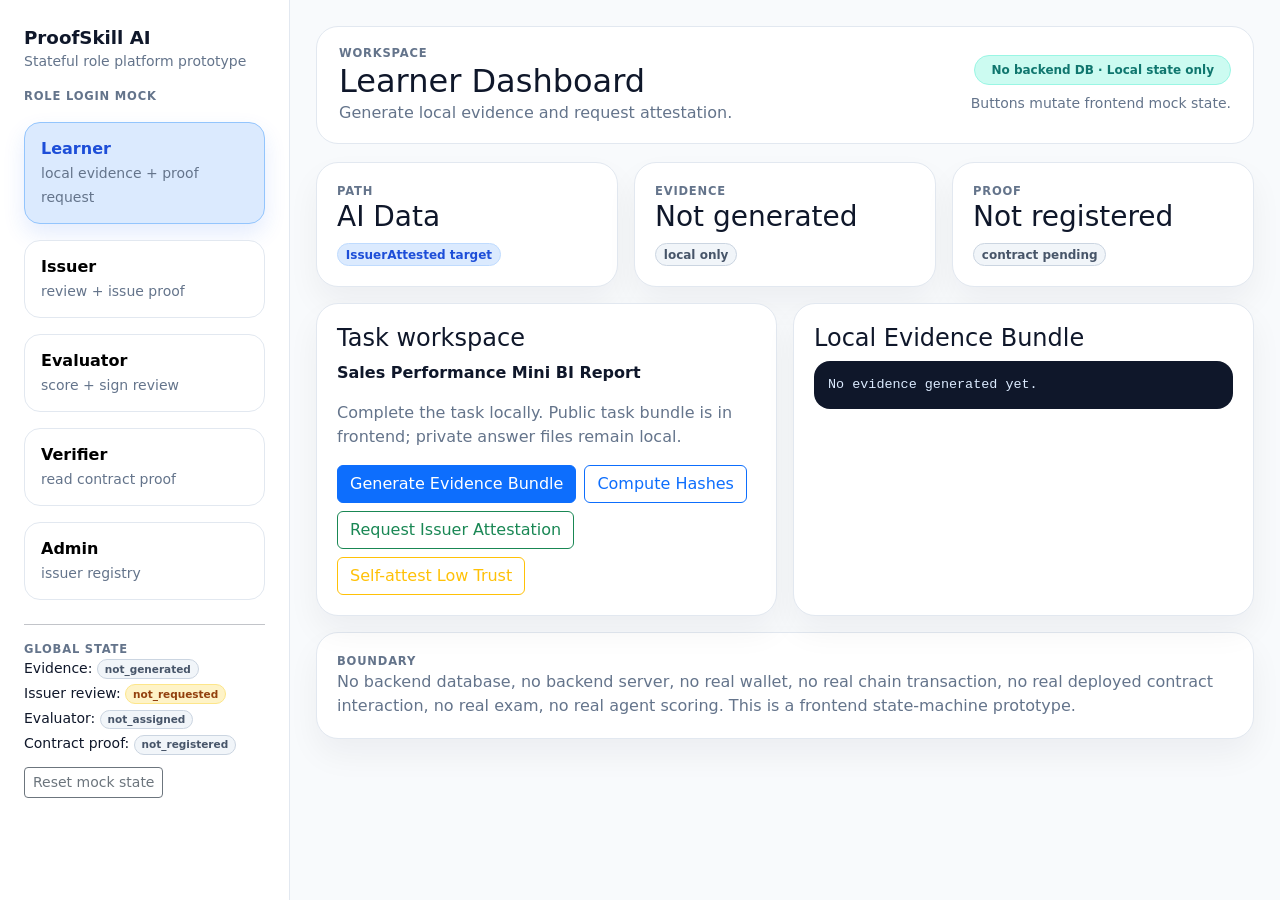
<file: docs/prototypes/v8-role-based-platform-stateful.html>
<!doctype html>
<html lang="en">
<head>
  <meta charset="utf-8"><meta name="viewport" content="width=device-width, initial-scale=1">
  <title>ProofSkill AI — Stateful Role Platform</title>
  <link href="https://cdn.jsdelivr.net/npm/bootstrap@5.3.3/dist/css/bootstrap.min.css" rel="stylesheet">
  <style>
    :root{--ink:#0f172a;--muted:#64748b;--soft:#f8fafc;--line:#e2e8f0;--brand:#2563eb;--teal:#14b8a6;--dark:#020617}
    body{margin:0;background:var(--soft);color:var(--ink)}.app{min-height:100vh;display:grid;grid-template-columns:290px 1fr}.side{background:#fff;border-right:1px solid var(--line);padding:24px;position:sticky;top:0;height:100vh;overflow:auto}.main{padding:26px}.brand{font-weight:900;font-size:1.14rem}.muted{color:var(--muted)}.small-label{font-size:.72rem;letter-spacing:.07em;text-transform:uppercase;color:var(--muted);font-weight:800}.role{width:100%;text-align:left;border:1px solid var(--line);background:#fff;border-radius:16px;padding:14px 16px;margin:8px 0}.role.active{background:#dbeafe;border-color:#93c5fd;color:#1d4ed8;box-shadow:0 10px 22px rgba(37,99,235,.12)}.top{background:#fff;border:1px solid var(--line);border-radius:22px;padding:18px 22px;margin-bottom:18px;display:flex;justify-content:space-between;gap:16px;align-items:center}.panel{background:#fff;border:1px solid var(--line);border-radius:22px;padding:20px;box-shadow:0 16px 32px rgba(15,23,42,.05)}.soft{background:#f8fafc;border:1px solid var(--line);border-radius:16px;padding:16px}.grid2{display:grid;grid-template-columns:1fr 1fr;gap:16px}.grid3{display:grid;grid-template-columns:repeat(3,1fr);gap:16px}.grid4{display:grid;grid-template-columns:repeat(4,1fr);gap:12px}.view{display:none}.view.active{display:block}.badge-soft{background:#dbeafe;color:#1d4ed8;border:1px solid #bfdbfe}.badge-proof{background:#ccfbf1;color:#0f766e;border:1px solid #99f6e4}.badge-warn{background:#fef3c7;color:#92400e;border:1px solid #fde68a}.badge-gray{background:#f1f5f9;color:#475569;border:1px solid #cbd5e1}.code{background:#0f172a;color:#dbeafe;border-radius:16px;padding:14px;overflow:auto;font-size:.84rem}.log{max-height:260px;overflow:auto}.log-row{border-bottom:1px dashed var(--line);padding:8px 0}.state-pill{font-weight:800}.mobile{display:none}.table-lite{width:100%;border-collapse:separate;border-spacing:0 10px}.table-lite td,.table-lite th{background:#fff;border-top:1px solid var(--line);border-bottom:1px solid var(--line);padding:12px}.table-lite td:first-child,.table-lite th:first-child{border-left:1px solid var(--line);border-radius:14px 0 0 14px}.table-lite td:last-child,.table-lite th:last-child{border-right:1px solid var(--line);border-radius:0 14px 14px 0}@media(max-width:980px){.app{display:block}.side{position:relative;height:auto}.desktop{display:none}.mobile{display:block}.grid2,.grid3,.grid4{grid-template-columns:1fr}.top{display:block}}
  </style>
</head>
<body>
<div class="app">
  <aside class="side"><div class="brand">ProofSkill AI</div><p class="small muted">Stateful role platform prototype</p><div class="desktop"><div class="small-label mb-2">Role login mock</div><button class="role active" data-role="learner"><b>Learner</b><br><span class="small muted">local evidence + proof request</span></button><button class="role" data-role="issuer"><b>Issuer</b><br><span class="small muted">review + issue proof</span></button><button class="role" data-role="evaluator"><b>Evaluator</b><br><span class="small muted">score + sign review</span></button><button class="role" data-role="verifier"><b>Verifier</b><br><span class="small muted">read contract proof</span></button><button class="role" data-role="admin"><b>Admin</b><br><span class="small muted">issuer registry</span></button></div><select id="mobileRole" class="form-select mobile"><option value="learner">Learner</option><option value="issuer">Issuer</option><option value="evaluator">Evaluator</option><option value="verifier">Verifier</option><option value="admin">Admin</option></select><hr><div class="small-label">Global state</div><p class="small mb-1">Evidence: <span id="sEvidence" class="state-pill">not_generated</span></p><p class="small mb-1">Issuer review: <span id="sReview" class="state-pill">not_requested</span></p><p class="small mb-1">Evaluator: <span id="sEval" class="state-pill">not_assigned</span></p><p class="small mb-1">Contract proof: <span id="sProof" class="state-pill">not_registered</span></p><button id="reset" class="btn btn-sm btn-outline-secondary mt-2">Reset mock state</button></aside>
  <main class="main"><div class="top"><div><div class="small-label">Workspace</div><h2 id="title" class="mb-0">Learner Dashboard</h2><p id="subtitle" class="muted mb-0">Generate local evidence and request attestation.</p></div><div class="text-lg-end"><span class="badge badge-proof rounded-pill px-3 py-2">No backend DB · Local state only</span><p class="small muted mb-0 mt-2">Buttons mutate frontend mock state.</p></div></div>
    <section id="learner" class="view active"><div class="grid3 mb-3"><div class="panel"><div class="small-label">Path</div><h3>AI Data</h3><span class="badge badge-soft rounded-pill">IssuerAttested target</span></div><div class="panel"><div class="small-label">Evidence</div><h3 id="learnerEvidence">Not generated</h3><span class="badge badge-gray rounded-pill">local only</span></div><div class="panel"><div class="small-label">Proof</div><h3 id="learnerProof">Not registered</h3><span class="badge badge-gray rounded-pill">contract pending</span></div></div><div class="grid2"><div class="panel"><h4>Task workspace</h4><p><b>Sales Performance Mini BI Report</b></p><p class="muted">Complete the task locally. Public task bundle is in frontend; private answer files remain local.</p><div class="d-flex flex-wrap gap-2"><button id="genEvidence" class="btn btn-primary">Generate Evidence Bundle</button><button id="computeHashes" class="btn btn-outline-primary">Compute Hashes</button><button id="requestIssuer" class="btn btn-outline-success">Request Issuer Attestation</button><button id="selfAttest" class="btn btn-outline-warning">Self-attest Low Trust</button></div></div><div class="panel"><h4>Local Evidence Bundle</h4><pre id="evidenceJson" class="code">No evidence generated yet.</pre></div></div></section>
    <section id="issuer" class="view"><div class="grid4 mb-3"><div class="panel"><div class="small-label">Queue</div><h3 id="issuerQueue">0</h3></div><div class="panel"><div class="small-label">Issuer wallet</div><h3>OK</h3></div><div class="panel"><div class="small-label">Issued</div><h3 id="issuedCount">0</h3></div><div class="panel"><div class="small-label">Can issue</div><h3 id="canIssue">No</h3></div></div><div class="panel"><h4>Review queue</h4><table class="table-lite"><thead><tr><th>Learner</th><th>Credential</th><th>Evidence</th><th>Action</th></tr></thead><tbody id="issuerRows"><tr><td colspan="4" class="muted">No pending issuer request.</td></tr></tbody></table><div class="d-flex flex-wrap gap-2"><button id="approveEvidence" class="btn btn-outline-primary">Approve Evidence</button><button id="issueIssuer" class="btn btn-primary">Issue IssuerAttested Proof</button><button id="issueEval" class="btn btn-outline-success">Issue EvaluatorSigned Proof</button></div></div></section>
    <section id="evaluator" class="view"><div class="grid3 mb-3"><div class="panel"><div class="small-label">Assignment</div><h3 id="evalAssign">Not assigned</h3></div><div class="panel"><div class="small-label">Signature</div><h3 id="evalSig">Missing</h3></div><div class="panel"><div class="small-label">evaluatorSetHash</div><h3 id="evalHash">None</h3></div></div><div class="grid2"><div class="panel"><h4>Project review</h4><p><b>Trade Document Consistency Review</b></p><p class="muted">Evaluator reviews evidence bundle and signs score object.</p><button id="assignEval" class="btn btn-outline-primary">Assign Review</button> <button id="signEval" class="btn btn-primary">Sign Evaluation</button></div><div class="panel"><h4>Signature preview</h4><pre id="evalJson" class="code">No evaluator signature yet.</pre></div></div></section>
    <section id="verifier" class="view"><div class="grid2"><div class="panel"><h4>Verify credential</h4><p class="muted">Verifier reads contract proof. No backend lookup.</p><input class="form-control mb-2" id="credentialInput" value="0xDATA_CREDENTIAL_ID_MOCK_001"><button id="readContract" class="btn btn-primary">Read Contract</button></div><div class="panel"><h4>Contract result</h4><div class="grid2"><div class="soft"><div class="small-label">Status</div><b id="vStatus">not_registered</b></div><div class="soft"><div class="small-label">Trust level</div><b id="vTrust">none</b></div><div class="soft"><div class="small-label">Hash match</div><b id="vHash">unknown</b></div><div class="soft"><div class="small-label">Revocation</div><b>not_revoked</b></div></div><hr><p id="vMeaning" class="mb-0 muted">No contract proof available yet.</p></div></div></section>
    <section id="admin" class="view"><div class="grid4 mb-3"><div class="panel"><div class="small-label">Authorized issuers</div><h3 id="issuerCount">1</h3></div><div class="panel"><div class="small-label">Schemas</div><h3>3</h3></div><div class="panel"><div class="small-label">Events</div><h3 id="eventCount">0</h3></div><div class="panel"><div class="small-label">Owner</div><h3>Multisig</h3></div></div><div class="grid2"><div class="panel"><h4>Issuer registry</h4><table class="table-lite"><tr><th>Wallet</th><th>Status</th></tr><tr><td>0xAuthorizedIssuerMock</td><td><span class="badge badge-proof rounded-pill">active</span></td></tr></table><button id="addIssuer" class="btn btn-primary">Authorize New Issuer Mock</button></div><div class="panel"><h4>Activity log</h4><div id="log" class="log muted">No events yet.</div></div></div></section>
    <section class="mt-3"><div class="panel"><div class="small-label">Boundary</div><p class="mb-0 muted">No backend database, no backend server, no real wallet, no real chain transaction, no real deployed contract interaction, no real exam, no real agent scoring. This is a frontend state-machine prototype.</p></div></section>
  </main>
</div>
<script>
const init={evidence:'not_generated',hashes:false,review:'not_requested',eval:'not_assigned',evalHash:null,proof:'not_registered',trust:'none',issued:0,events:[],issuers:1};let state=JSON.parse(localStorage.getItem('ps_state_v81')||'null')||init;
const titles={learner:['Learner Dashboard','Generate local evidence and request attestation.'],issuer:['Issuer Dashboard','Review evidence and issue proof.'],evaluator:['Evaluator Dashboard','Score project evidence and sign review.'],verifier:['Verifier Dashboard','Read contract proof and trust level.'],admin:['Admin Dashboard','Manage issuer registry and contract events.']};
function save(){localStorage.setItem('ps_state_v81',JSON.stringify(state));render()}function addLog(x){state.events.unshift(new Date().toLocaleTimeString()+' · '+x)}function badge(v){return v==='active'||v==='generated'||v==='computed'||v==='issued'||v==='evaluator_set_ready'?'<span class="badge badge-proof rounded-pill">'+v+'</span>':v.includes('pending')||v.includes('requested')?'<span class="badge badge-warn rounded-pill">'+v+'</span>':'<span class="badge badge-gray rounded-pill">'+v+'</span>'}
function setRole(role){document.querySelectorAll('.view').forEach(v=>v.classList.toggle('active',v.id===role));document.querySelectorAll('.role').forEach(b=>b.classList.toggle('active',b.dataset.role===role));title.textContent=titles[role][0];subtitle.textContent=titles[role][1];mobileRole.value=role}
function render(){sEvidence.innerHTML=badge(state.evidence);sReview.innerHTML=badge(state.review);sEval.innerHTML=badge(state.eval);sProof.innerHTML=badge(state.proof);learnerEvidence.textContent=state.evidence==='generated'?'Generated':state.hashes?'Hashes ready':'Not generated';learnerProof.textContent=state.proof==='active'?'Active':'Not registered';evidenceJson.textContent=state.evidence==='generated'?JSON.stringify({bundleType:'EvidenceBundle',credentialType:'AI_DATA_ANALYSIS_ASSISTANT',evidenceHash:state.hashes?'0xEVIDENCE_HASH_MOCK_001':null,scoreHash:state.hashes?'0xSCORE_HASH_MOCK_001':null,certificateHash:state.hashes?'0xCERT_HASH_MOCK_001':null,overallScore:86},null,2):'No evidence generated yet.';issuerQueue.textContent=state.review==='review_pending'?1:0;canIssue.textContent=state.review==='approved'||state.eval==='evaluator_set_ready'?'Yes':'No';issuedCount.textContent=state.issued;issuerRows.innerHTML=state.review==='not_requested'?'<tr><td colspan="4" class="muted">No pending issuer request.</td></tr>':'<tr><td>Mia Chen</td><td>AI Data Analysis</td><td>'+badge(state.review)+'</td><td><button class="btn btn-sm btn-outline-primary">Open</button></td></tr>';evalAssign.textContent=state.eval==='not_assigned'?'Not assigned':'Assigned';evalSig.textContent=state.eval==='evaluator_set_ready'?'Signed':'Missing';evalHash.textContent=state.evalHash?'0xEVAL...':'None';evalJson.textContent=state.evalHash?JSON.stringify({evaluator:'0xEvaluatorMock',score:88,signature:'0xSIG_MOCK',evaluatorSetHash:state.evalHash},null,2):'No evaluator signature yet.';vStatus.textContent=state.proof;vTrust.textContent=state.trust;vHash.textContent=state.proof==='active'?'true':'unknown';vMeaning.textContent=state.proof==='active'?('Valid proof. Trust level: '+state.trust+'. Verifier can rely on contract status and hash match.'):'No active contract proof available yet.';issuerCount.textContent=state.issuers;eventCount.textContent=state.events.length;log.innerHTML=state.events.length?state.events.map(e=>'<div class="log-row">'+e+'</div>').join(''):'No events yet.'}
document.querySelectorAll('.role').forEach(b=>b.onclick=()=>setRole(b.dataset.role));mobileRole.onchange=e=>setRole(e.target.value);reset.onclick=()=>{state={...init,events:[]};localStorage.removeItem('ps_state_v81');render()};genEvidence.onclick=()=>{state.evidence='generated';addLog('Learner generated local Evidence Bundle');save()};computeHashes.onclick=()=>{if(state.evidence!=='generated')state.evidence='generated';state.hashes=true;addLog('Frontend computed certificateHash/evidenceHash/scoreHash');save()};requestIssuer.onclick=()=>{if(!state.hashes)state.hashes=true;state.review='review_pending';addLog('Learner requested issuer attestation');save()};selfAttest.onclick=()=>{state.proof='active';state.trust='SelfAttested';state.issued+=1;addLog('Learner self-attested proof on contract mock');save()};approveEvidence.onclick=()=>{state.review='approved';addLog('Issuer approved evidence bundle');save()};issueIssuer.onclick=()=>{state.proof='active';state.trust='IssuerAttested';state.issued+=1;state.review='issued';addLog('Issuer registered IssuerAttested proof');save()};assignEval.onclick=()=>{state.eval='review_assigned';addLog('Evaluator review assigned');save()};signEval.onclick=()=>{state.eval='evaluator_set_ready';state.evalHash='0xEVALUATOR_SET_HASH_MOCK_001';addLog('Evaluator signed review and generated evaluatorSetHash');save()};issueEval.onclick=()=>{if(state.eval!=='evaluator_set_ready'){state.eval='evaluator_set_ready';state.evalHash='0xEVALUATOR_SET_HASH_MOCK_001'}state.proof='active';state.trust='EvaluatorSigned';state.issued+=1;addLog('Issuer registered EvaluatorSigned proof');save()};readContract.onclick=()=>{addLog('Verifier read contract proof for '+credentialInput.value);save()};addIssuer.onclick=()=>{state.issuers+=1;addLog('Admin authorized new issuer wallet mock');save()};render();
</script>
</body>
</html>
</file>
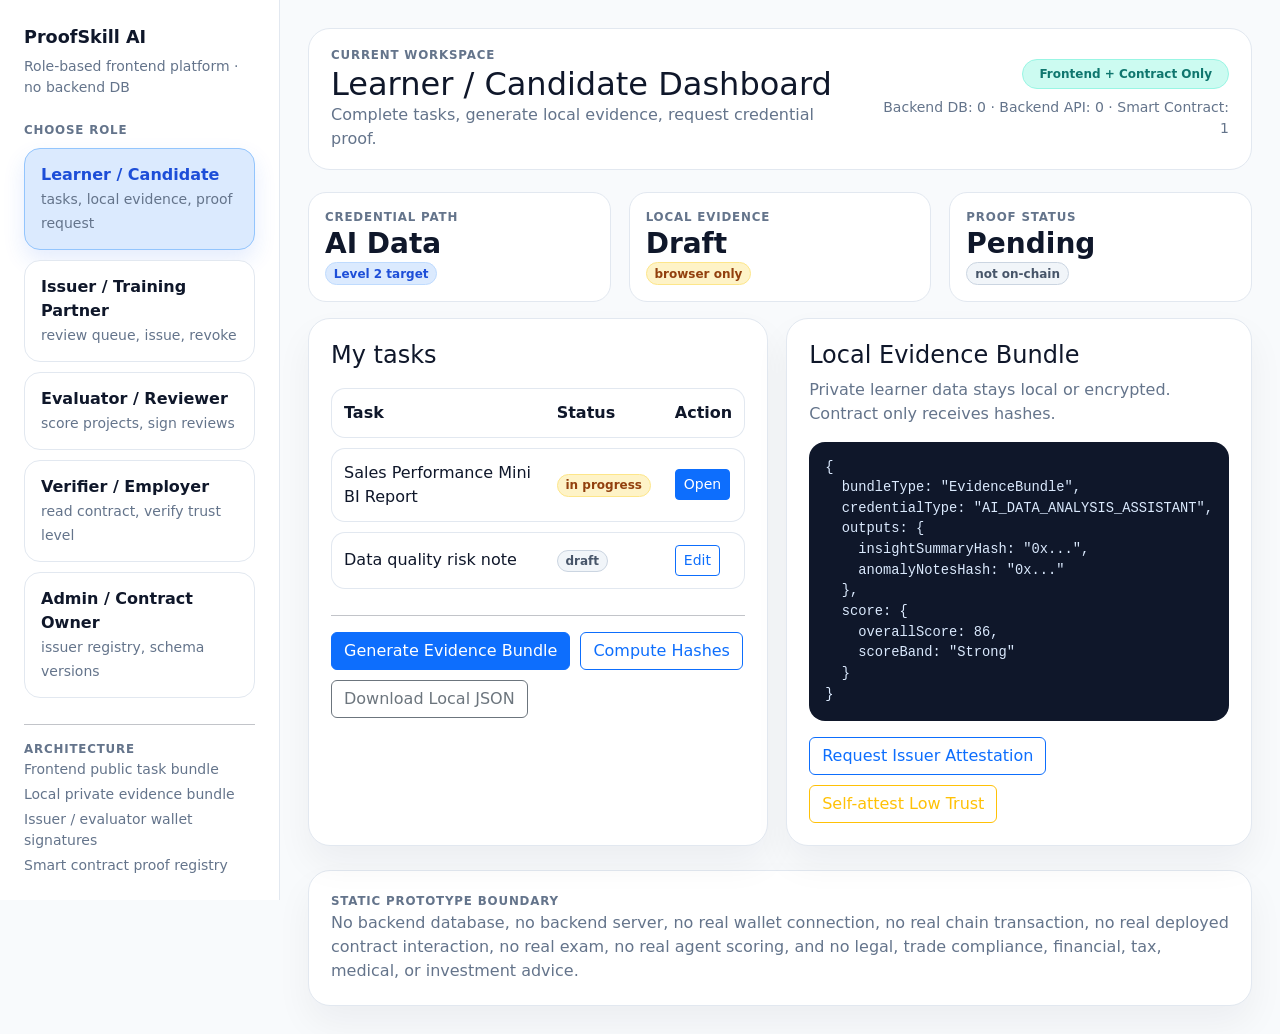
<file: docs/prototypes/v8-role-based-platform.html>
<!doctype html>
<html lang="en">
<head>
  <meta charset="utf-8">
  <meta name="viewport" content="width=device-width, initial-scale=1">
  <title>ProofSkill AI — Role-based Platform Prototype</title>
  <link href="https://cdn.jsdelivr.net/npm/bootstrap@5.3.3/dist/css/bootstrap.min.css" rel="stylesheet">
  <style>
    :root{--ink:#0f172a;--muted:#64748b;--soft:#f8fafc;--line:#e2e8f0;--brand:#2563eb;--teal:#14b8a6;--dark:#020617}
    body{background:var(--soft);color:var(--ink)}
    .app-shell{min-height:100vh;display:grid;grid-template-columns:280px 1fr}
    .sidebar{background:#fff;border-right:1px solid var(--line);padding:24px;position:sticky;top:0;height:100vh;overflow:auto}
    .brand{font-weight:900;font-size:1.1rem;margin-bottom:6px}.muted{color:var(--muted)}.small-label{font-size:.74rem;letter-spacing:.07em;text-transform:uppercase;color:var(--muted);font-weight:800}
    .role-btn{width:100%;text-align:left;border:1px solid var(--line);background:#fff;border-radius:16px;padding:14px 16px;margin-bottom:10px;color:var(--ink)}.role-btn.active{border-color:#93c5fd;background:#dbeafe;color:#1d4ed8;box-shadow:0 10px 22px rgba(37,99,235,.12)}
    .main{padding:28px}.topbar{background:#fff;border:1px solid var(--line);border-radius:22px;padding:18px 22px;margin-bottom:22px;display:flex;justify-content:space-between;gap:18px;align-items:center}
    .panel{background:#fff;border:1px solid var(--line);border-radius:22px;padding:22px;box-shadow:0 18px 36px rgba(15,23,42,.05)}.panel-soft{background:#f8fafc;border:1px solid var(--line);border-radius:18px;padding:18px}
    .grid-2{display:grid;grid-template-columns:1fr 1fr;gap:18px}.grid-3{display:grid;grid-template-columns:repeat(3,1fr);gap:18px}.grid-4{display:grid;grid-template-columns:repeat(4,1fr);gap:14px}
    .badge-soft{background:#dbeafe;color:#1d4ed8;border:1px solid #bfdbfe}.badge-proof{background:#ccfbf1;color:#0f766e;border:1px solid #99f6e4}.badge-warn{background:#fef3c7;color:#92400e;border:1px solid #fde68a}.badge-gray{background:#f1f5f9;color:#475569;border:1px solid #cbd5e1}
    .role-view{display:none}.role-view.active{display:block}.score-bar{height:10px;background:#e2e8f0;border-radius:999px;overflow:hidden}.score-fill{height:100%;background:linear-gradient(90deg,var(--brand),var(--teal))}
    .table-lite{width:100%;border-collapse:separate;border-spacing:0 10px}.table-lite td,.table-lite th{background:#fff;border-top:1px solid var(--line);border-bottom:1px solid var(--line);padding:12px}.table-lite td:first-child,.table-lite th:first-child{border-left:1px solid var(--line);border-radius:14px 0 0 14px}.table-lite td:last-child,.table-lite th:last-child{border-right:1px solid var(--line);border-radius:0 14px 14px 0}
    .code{background:#0f172a;color:#dbeafe;border-radius:16px;padding:16px;overflow:auto;font-size:.86rem}.action-row{display:flex;gap:10px;flex-wrap:wrap}.stat{border:1px solid var(--line);border-radius:18px;padding:16px;background:#fff}.stat h3{margin:0;font-weight:900}.mobile-role-select{display:none}
    @media(max-width:980px){.app-shell{display:block}.sidebar{position:relative;height:auto}.main{padding:18px}.grid-2,.grid-3,.grid-4{grid-template-columns:1fr}.desktop-roles{display:none}.mobile-role-select{display:block}.topbar{display:block}}
  </style>
</head>
<body>
<div class="app-shell">
  <aside class="sidebar">
    <div class="brand">ProofSkill AI</div>
    <p class="small muted mb-4">Role-based frontend platform · no backend DB</p>
    <div class="desktop-roles">
      <div class="small-label mb-2">Choose role</div>
      <button class="role-btn active" data-role="learner"><strong>Learner / Candidate</strong><br><span class="small muted">tasks, local evidence, proof request</span></button>
      <button class="role-btn" data-role="issuer"><strong>Issuer / Training Partner</strong><br><span class="small muted">review queue, issue, revoke</span></button>
      <button class="role-btn" data-role="evaluator"><strong>Evaluator / Reviewer</strong><br><span class="small muted">score projects, sign reviews</span></button>
      <button class="role-btn" data-role="verifier"><strong>Verifier / Employer</strong><br><span class="small muted">read contract, verify trust level</span></button>
      <button class="role-btn" data-role="admin"><strong>Admin / Contract Owner</strong><br><span class="small muted">issuer registry, schema versions</span></button>
    </div>
    <div class="mobile-role-select mb-3"><select id="mobileRole" class="form-select"><option value="learner">Learner / Candidate</option><option value="issuer">Issuer / Training Partner</option><option value="evaluator">Evaluator / Reviewer</option><option value="verifier">Verifier / Employer</option><option value="admin">Admin / Contract Owner</option></select></div>
    <hr>
    <div class="small-label">Architecture</div>
    <p class="small muted mb-1">Frontend public task bundle</p>
    <p class="small muted mb-1">Local private evidence bundle</p>
    <p class="small muted mb-1">Issuer / evaluator wallet signatures</p>
    <p class="small muted mb-1">Smart contract proof registry</p>
  </aside>

  <main class="main">
    <div class="topbar">
      <div><div class="small-label">Current workspace</div><h2 id="workspaceTitle" class="mb-0">Learner / Candidate Dashboard</h2><p id="workspaceSubtitle" class="muted mb-0">Complete tasks, generate local evidence, request credential proof.</p></div>
      <div class="text-lg-end"><span class="badge badge-proof rounded-pill px-3 py-2">Frontend + Contract Only</span><p class="small muted mb-0 mt-2">Backend DB: 0 · Backend API: 0 · Smart Contract: 1</p></div>
    </div>

    <section id="learner" class="role-view active">
      <div class="grid-3 mb-3">
        <div class="stat"><div class="small-label">Credential path</div><h3>AI Data</h3><span class="badge badge-soft rounded-pill">Level 2 target</span></div>
        <div class="stat"><div class="small-label">Local evidence</div><h3>Draft</h3><span class="badge badge-warn rounded-pill">browser only</span></div>
        <div class="stat"><div class="small-label">Proof status</div><h3>Pending</h3><span class="badge badge-gray rounded-pill">not on-chain</span></div>
      </div>
      <div class="grid-2">
        <div class="panel"><h4>My tasks</h4><table class="table-lite"><tr><th>Task</th><th>Status</th><th>Action</th></tr><tr><td>Sales Performance Mini BI Report</td><td><span class="badge badge-warn rounded-pill">in progress</span></td><td><button class="btn btn-sm btn-primary">Open</button></td></tr><tr><td>Data quality risk note</td><td><span class="badge badge-gray rounded-pill">draft</span></td><td><button class="btn btn-sm btn-outline-primary">Edit</button></td></tr></table><hr><div class="action-row"><button class="btn btn-primary">Generate Evidence Bundle</button><button class="btn btn-outline-primary">Compute Hashes</button><button class="btn btn-outline-secondary">Download Local JSON</button></div></div>
        <div class="panel"><h4>Local Evidence Bundle</h4><p class="muted">Private learner data stays local or encrypted. Contract only receives hashes.</p><pre class="code">{
  bundleType: "EvidenceBundle",
  credentialType: "AI_DATA_ANALYSIS_ASSISTANT",
  outputs: {
    insightSummaryHash: "0x...",
    anomalyNotesHash: "0x..."
  },
  score: {
    overallScore: 86,
    scoreBand: "Strong"
  }
}</pre><div class="action-row mt-3"><button class="btn btn-outline-primary">Request Issuer Attestation</button><button class="btn btn-outline-warning">Self-attest Low Trust</button></div></div>
      </div>
    </section>

    <section id="issuer" class="role-view">
      <div class="grid-4 mb-3"><div class="stat"><div class="small-label">Review queue</div><h3>3</h3></div><div class="stat"><div class="small-label">Issued</div><h3>18</h3></div><div class="stat"><div class="small-label">Revoked</div><h3>1</h3></div><div class="stat"><div class="small-label">Issuer wallet</div><h3>OK</h3></div></div>
      <div class="panel"><h4>Pending Evidence Bundles</h4><table class="table-lite"><tr><th>Learner</th><th>Credential</th><th>Score</th><th>Trust Target</th><th>Action</th></tr><tr><td>Mia Chen</td><td>AI Data Analysis</td><td>86</td><td><span class="badge badge-soft rounded-pill">IssuerAttested</span></td><td><button class="btn btn-sm btn-primary">Review & Issue</button></td></tr><tr><td>Aarav Patel</td><td>Trade Documentation</td><td>88</td><td><span class="badge badge-proof rounded-pill">EvaluatorSigned</span></td><td><button class="btn btn-sm btn-outline-primary">Review Evaluators</button></td></tr></table></div>
      <div class="grid-2 mt-3"><div class="panel"><h4>Issue Credential</h4><pre class="code">registerIssuerAttestedProof(
  credentialId,
  holder,
  credentialType,
  overallScore,
  certificateHash,
  evidenceHash,
  scoreHash,
  schemaHash,
  expiresAt
)</pre><button class="btn btn-primary">Mock Sign with Issuer Wallet</button></div><div class="panel"><h4>Revoke Credential</h4><p class="muted">Issuer can revoke only credentials issued by this wallet.</p><input class="form-control mb-2" value="0xDATA_CREDENTIAL_ID_MOCK_001"><button class="btn btn-outline-danger">Mock Revoke</button></div></div>
    </section>

    <section id="evaluator" class="role-view">
      <div class="grid-3 mb-3"><div class="stat"><div class="small-label">Assigned reviews</div><h3>5</h3></div><div class="stat"><div class="small-label">Signed today</div><h3>2</h3></div><div class="stat"><div class="small-label">Evaluator wallet</div><h3>OK</h3></div></div>
      <div class="grid-2"><div class="panel"><h4>Review Assignment</h4><p><strong>Trade Document Consistency Review</strong></p><p class="muted">Detected risks: quantity mismatch, ship date mismatch, 20 units pending replacement.</p><div class="mb-2"><div class="d-flex justify-content-between"><span>Consistency check</span><strong>92</strong></div><div class="score-bar"><div class="score-fill" style="width:92%"></div></div></div><div class="mb-2"><div class="d-flex justify-content-between"><span>Human review boundary</span><strong>84</strong></div><div class="score-bar"><div class="score-fill" style="width:84%"></div></div></div><button class="btn btn-primary mt-3">Sign Evaluation</button></div><div class="panel"><h4>Evaluator Signature Preview</h4><pre class="code">{
  evaluator: "0xEvaluatorMock",
  credentialId: "0xTRADE...",
  score: 88,
  rubricVersion: "trade-rubric-v1",
  signature: "0xSIG..."
}</pre><p class="muted">Issuer aggregates evaluator signatures into evaluatorSetHash.</p></div></div>
    </section>

    <section id="verifier" class="role-view">
      <div class="grid-2"><div class="panel"><h4>Verify Credential</h4><p class="muted">Verifier reads proof from smart contract, not backend database.</p><input class="form-control mb-2" value="0xTRADE_CREDENTIAL_ID_MOCK_001"><button class="btn btn-primary">Read Contract</button></div><div class="panel"><h4>Contract Verification Result</h4><div class="grid-2"><div class="panel-soft"><div class="small-label">Status</div><strong>Active</strong></div><div class="panel-soft"><div class="small-label">Trust level</div><strong>EvaluatorSigned</strong></div><div class="panel-soft"><div class="small-label">Hash match</div><strong>true</strong></div><div class="panel-soft"><div class="small-label">Revocation</div><strong>not_revoked</strong></div></div><hr><p><strong>Verifier meaning:</strong> authorized issuer signed this credential and evaluatorSetHash is recorded. Stronger than self-attested proof.</p></div></div>
      <div class="panel mt-3"><h4>Authorized Evidence Summary</h4><p>Completed a simulated trade document review, detected quantity discrepancy, shipping date risk, and generated human review questions.</p><p class="small muted">Raw answers, raw project files, personal data, and trade documents are hidden by default.</p></div>
    </section>

    <section id="admin" class="role-view">
      <div class="grid-4 mb-3"><div class="stat"><div class="small-label">Authorized issuers</div><h3>4</h3></div><div class="stat"><div class="small-label">Schemas</div><h3>3</h3></div><div class="stat"><div class="small-label">Events</div><h3>42</h3></div><div class="stat"><div class="small-label">Owner</div><h3>Multisig</h3></div></div>
      <div class="grid-2"><div class="panel"><h4>Issuer Registry</h4><table class="table-lite"><tr><th>Wallet</th><th>Status</th><th>Action</th></tr><tr><td>0xAuthorizedIssuerMock</td><td><span class="badge badge-proof rounded-pill">active</span></td><td><button class="btn btn-sm btn-outline-danger">Remove</button></td></tr><tr><td>0xTrainingPartnerMock</td><td><span class="badge badge-proof rounded-pill">active</span></td><td><button class="btn btn-sm btn-outline-danger">Remove</button></td></tr></table><button class="btn btn-primary">Authorize New Issuer</button></div><div class="panel"><h4>Contract Events</h4><pre class="code">CredentialProofRegistered
IssuerAuthorized
CredentialProofRevoked
EvaluatorSignedProofRegistered</pre><p class="muted">Admin manages issuer permissions and schema/rubric versions, not learner private data.</p></div></div>
    </section>

    <section class="mt-4"><div class="panel"><div class="small-label">Static prototype boundary</div><p class="mb-0 muted">No backend database, no backend server, no real wallet connection, no real chain transaction, no real deployed contract interaction, no real exam, no real agent scoring, and no legal, trade compliance, financial, tax, medical, or investment advice.</p></div></section>
  </main>
</div>
<script src="https://cdn.jsdelivr.net/npm/bootstrap@5.3.3/dist/js/bootstrap.bundle.min.js"></script>
<script>
  const titles={learner:['Learner / Candidate Dashboard','Complete tasks, generate local evidence, request credential proof.'],issuer:['Issuer / Training Partner Dashboard','Review evidence bundles, issue or revoke credentials with issuer wallet.'],evaluator:['Evaluator / Reviewer Dashboard','Score project evidence and sign evaluations.'],verifier:['Verifier / Employer Dashboard','Read contract proof and check trust level.'],admin:['Admin / Contract Owner Dashboard','Manage issuer registry, schemas, and contract events.']};
  function setRole(role){document.querySelectorAll('.role-view').forEach(v=>v.classList.toggle('active',v.id===role));document.querySelectorAll('.role-btn').forEach(b=>b.classList.toggle('active',b.dataset.role===role));document.getElementById('workspaceTitle').textContent=titles[role][0];document.getElementById('workspaceSubtitle').textContent=titles[role][1];const mobile=document.getElementById('mobileRole');if(mobile)mobile.value=role;}
  document.querySelectorAll('.role-btn').forEach(b=>b.addEventListener('click',()=>setRole(b.dataset.role)));
  document.getElementById('mobileRole').addEventListener('change',e=>setRole(e.target.value));
</script>
</body>
</html>
</file>
<file: docs/prototypes/v8-app/app.css>
:root {
  --ps-bg: #f8fafc;
  --ps-code-bg: #0f172a;
}

body {
  background: var(--ps-bg);
}

.role-nav .list-group-item {
  border-radius: 0.75rem;
  margin-bottom: 0.5rem;
}

.role-nav .list-group-item.active {
  box-shadow: 0 0.5rem 1.25rem rgba(13, 110, 253, 0.14);
}

.code-block {
  background: var(--ps-code-bg);
  color: #dbeafe;
  border-radius: 0.75rem;
  padding: 1rem;
  overflow: auto;
  font-size: 0.875rem;
}

.activity-log {
  max-height: 18rem;
  overflow: auto;
}

.activity-log-item {
  border-bottom: 1px dashed #dee2e6;
  padding: 0.5rem 0;
}

.stat-card .display-6 {
  font-weight: 800;
}
</file>
